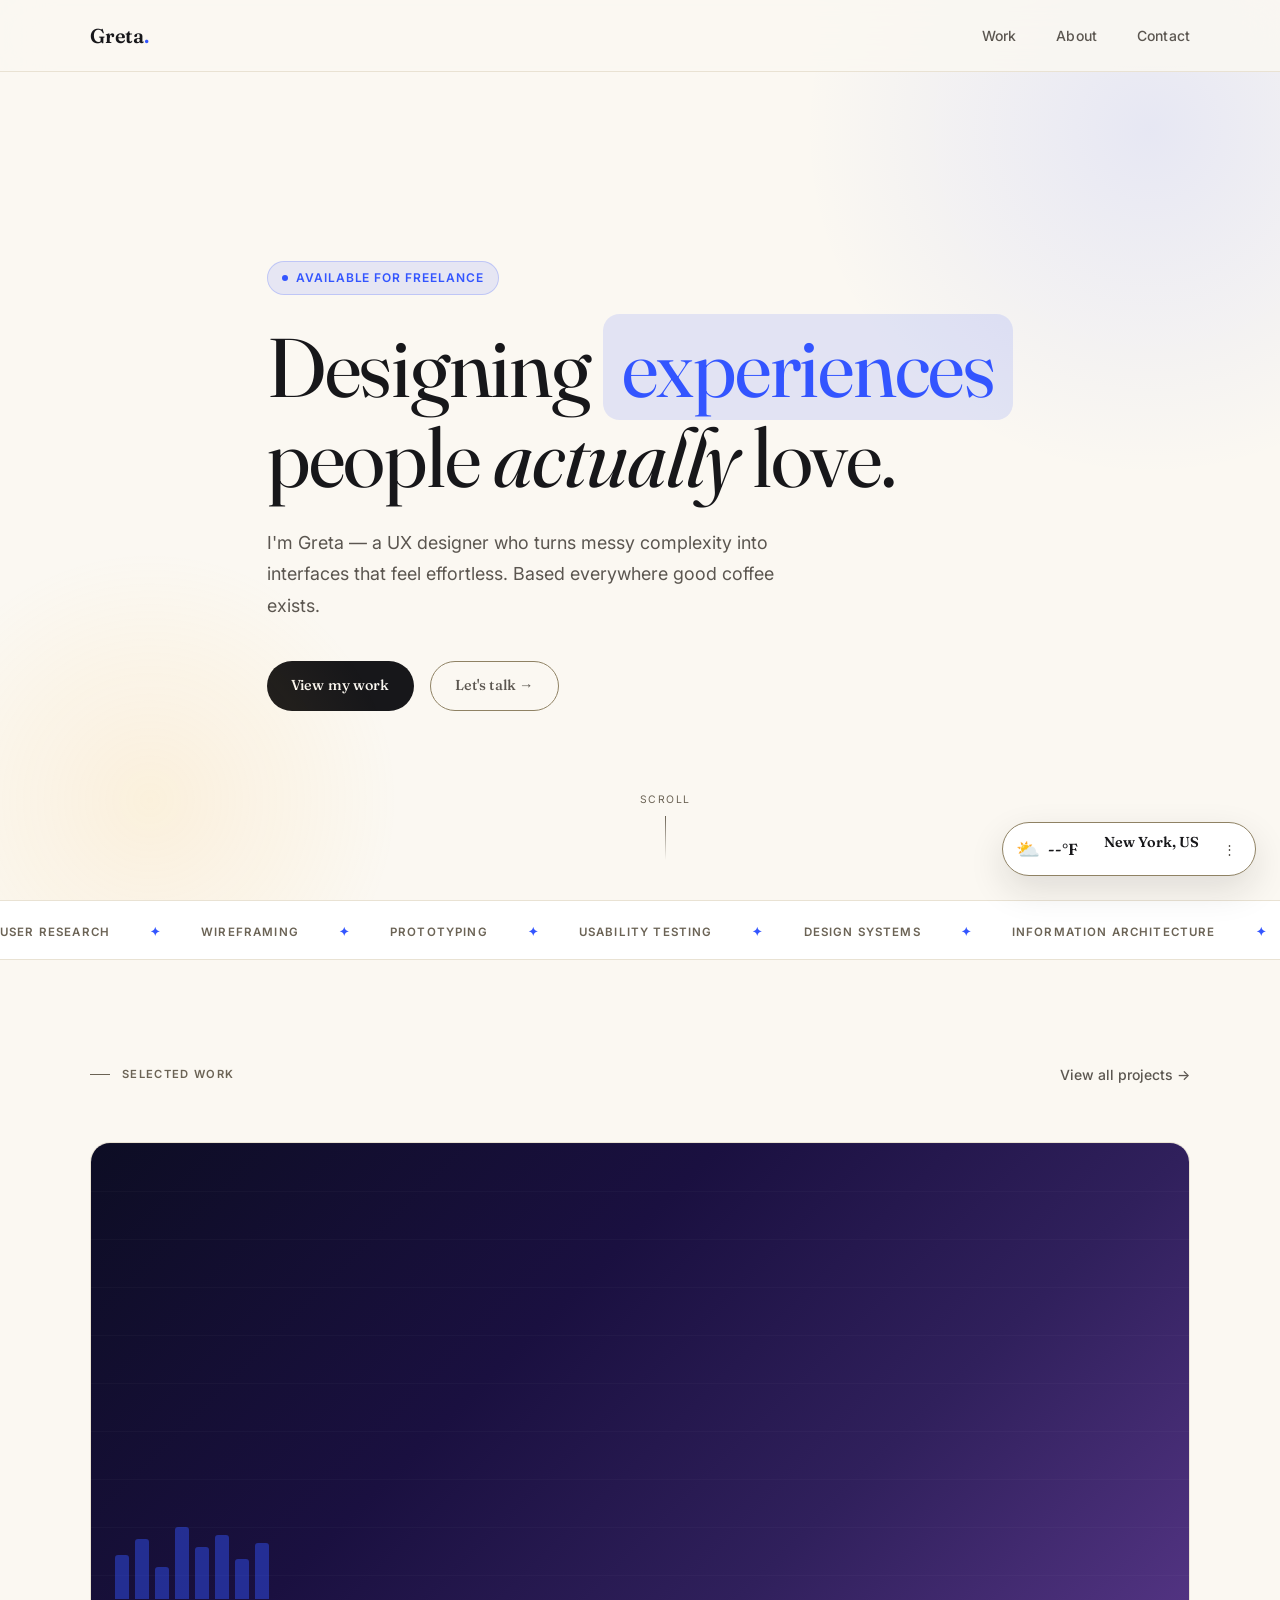
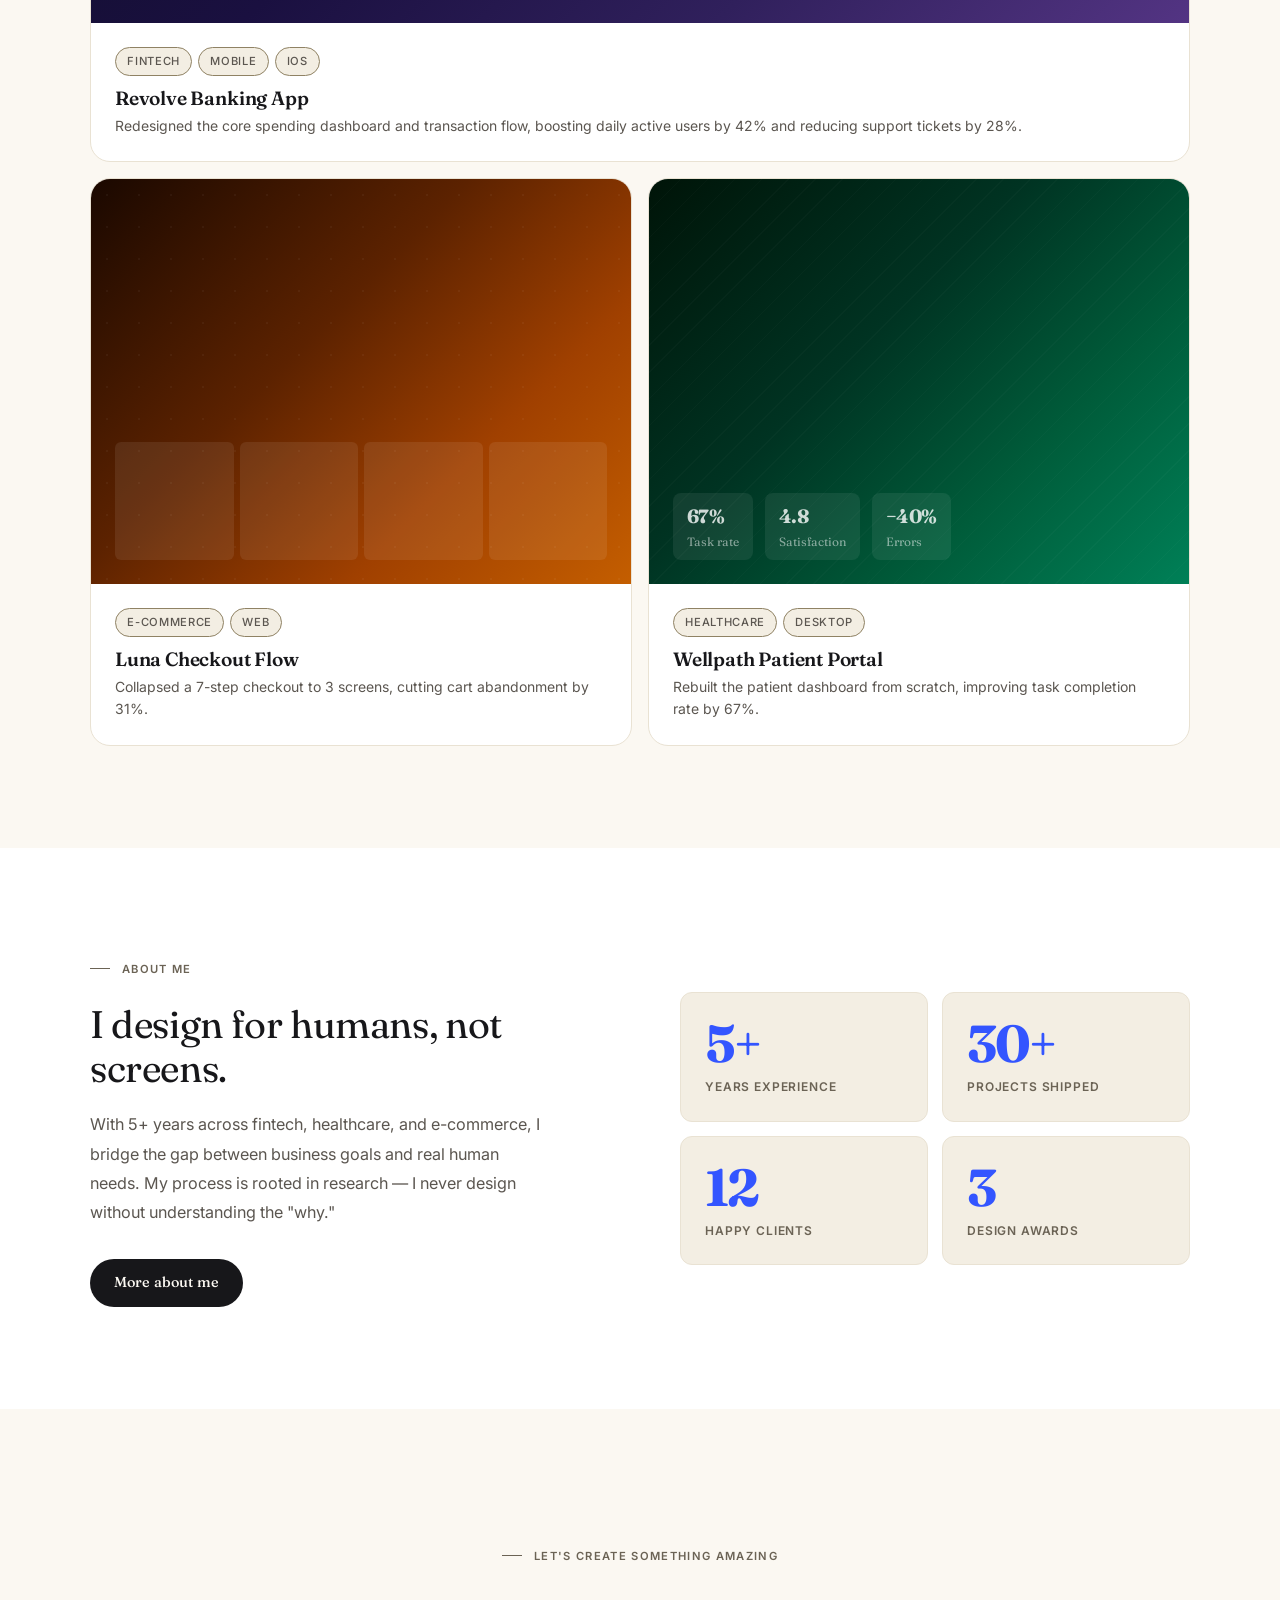
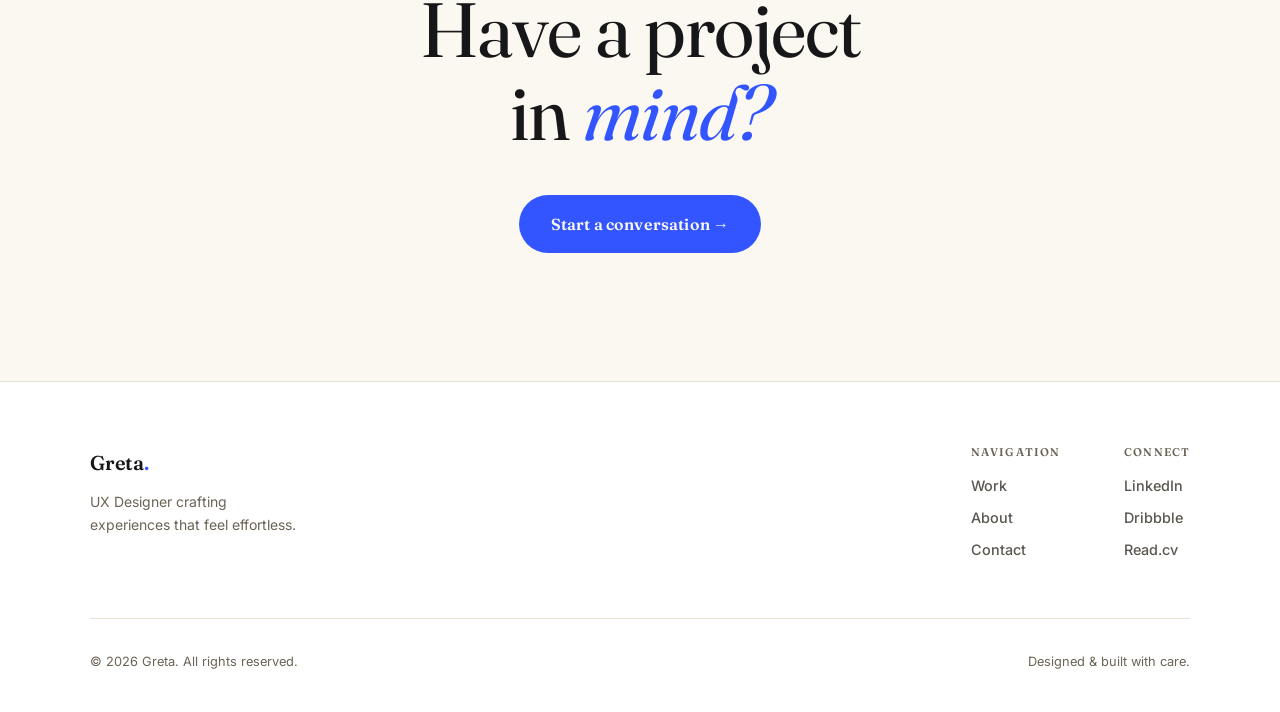
<file: index.html>
<!DOCTYPE html>
<html lang="en">
<head>
  <meta charset="UTF-8">
  <meta name="viewport" content="width=device-width, initial-scale=1.0">
  <meta name="description" content="Greta — UX Designer crafting intuitive digital experiences that people actually love.">
  <title>Greta — UX Designer</title>
  <link rel="preconnect" href="https://fonts.googleapis.com">
  <link rel="preconnect" href="https://fonts.gstatic.com" crossorigin>
  <link href="https://fonts.googleapis.com/css2?family=Fraunces:ital,wght@0,300..700;1,300..700&family=Inter:ital,wght@0,300;0,400;0,500;1,400&display=swap" rel="stylesheet">
  <link rel="stylesheet" href="css/style.css">
</head>
<body>

  <!-- ── Navigation ── -->
  <nav class="nav">
    <div class="nav__inner">
      <a href="index.html" class="nav__logo">Greta<span>.</span></a>
      <div class="nav__links">
        <a href="work/index.html"    class="nav__link">Work</a>
        <a href="about/index.html"   class="nav__link">About</a>
        <a href="contact/index.html" class="nav__link">Contact</a>
      </div>
    </div>
  </nav>

  <!-- ── Hero ── -->
  <section class="hero">
    <div class="container">
      <div class="hero__badge">Available for freelance</div>
      <h1 class="hero__hed">
        Designing <span class="highlight">experiences</span><br>
        people <em>actually</em> love.
      </h1>
      <p class="hero__sub">
        I'm Greta — a UX designer who turns messy complexity into
        interfaces that feel effortless. Based everywhere good coffee exists.
      </p>
      <div class="hero__actions">
        <a href="work/index.html"    class="btn btn--primary">View my work</a>
        <a href="contact/index.html" class="btn btn--ghost">Let's talk →</a>
      </div>
    </div>
    <div class="hero__scroll">scroll</div>
  </section>

  <!-- ── Marquee ── -->
  <div class="marquee">
    <div class="marquee__track">
      <span>User Research</span><span class="dot">✦</span>
      <span>Wireframing</span><span class="dot">✦</span>
      <span>Prototyping</span><span class="dot">✦</span>
      <span>Usability Testing</span><span class="dot">✦</span>
      <span>Design Systems</span><span class="dot">✦</span>
      <span>Information Architecture</span><span class="dot">✦</span>
      <span>Figma</span><span class="dot">✦</span>
      <span>Interaction Design</span><span class="dot">✦</span>
      <!-- duplicate for seamless loop -->
      <span>User Research</span><span class="dot">✦</span>
      <span>Wireframing</span><span class="dot">✦</span>
      <span>Prototyping</span><span class="dot">✦</span>
      <span>Usability Testing</span><span class="dot">✦</span>
      <span>Design Systems</span><span class="dot">✦</span>
      <span>Information Architecture</span><span class="dot">✦</span>
      <span>Figma</span><span class="dot">✦</span>
      <span>Interaction Design</span><span class="dot">✦</span>
    </div>
  </div>

  <!-- ── Selected Work ── -->
  <section class="section">
    <div class="container">
      <div class="section-header">
        <span class="s-label">Selected Work</span>
        <a href="work/index.html" class="section-header__more">View all projects →</a>
      </div>

      <div class="work-grid">

        <!-- Card 1 — Large, Fintech -->
        <article class="work-card work-card--large">
          <a href="work/index.html">
            <div class="work-card__thumb work-card__thumb--fin">
              <div class="work-card__thumb-inner">
                <div class="ui-chart">
                  <div class="ui-chart__bar" style="height:55%"></div>
                  <div class="ui-chart__bar" style="height:75%"></div>
                  <div class="ui-chart__bar" style="height:40%"></div>
                  <div class="ui-chart__bar" style="height:90%"></div>
                  <div class="ui-chart__bar" style="height:65%"></div>
                  <div class="ui-chart__bar" style="height:80%"></div>
                  <div class="ui-chart__bar" style="height:50%"></div>
                  <div class="ui-chart__bar" style="height:70%"></div>
                </div>
              </div>
              <div class="work-card__overlay"><span>View Case Study →</span></div>
            </div>
            <div class="work-card__body">
              <div class="work-card__tags">
                <span class="tag">Fintech</span>
                <span class="tag">Mobile</span>
                <span class="tag">iOS</span>
              </div>
              <h3 class="work-card__title">Revolve Banking App</h3>
              <p class="work-card__desc">Redesigned the core spending dashboard and transaction flow, boosting daily active users by 42% and reducing support tickets by 28%.</p>
            </div>
          </a>
        </article>

        <!-- Card 2 — E-Commerce -->
        <article class="work-card">
          <a href="work/index.html">
            <div class="work-card__thumb work-card__thumb--eco">
              <div class="work-card__thumb-inner">
                <div class="ui-grid">
                  <div class="ui-grid__cell"></div>
                  <div class="ui-grid__cell"></div>
                  <div class="ui-grid__cell"></div>
                  <div class="ui-grid__cell"></div>
                </div>
              </div>
              <div class="work-card__overlay"><span>View Case Study →</span></div>
            </div>
            <div class="work-card__body">
              <div class="work-card__tags">
                <span class="tag">E-Commerce</span>
                <span class="tag">Web</span>
              </div>
              <h3 class="work-card__title">Luna Checkout Flow</h3>
              <p class="work-card__desc">Collapsed a 7-step checkout to 3 screens, cutting cart abandonment by 31%.</p>
            </div>
          </a>
        </article>

        <!-- Card 3 — Healthcare -->
        <article class="work-card">
          <a href="work/index.html">
            <div class="work-card__thumb work-card__thumb--health">
              <div class="work-card__thumb-inner">
                <div class="ui-stats">
                  <div class="ui-stat"><strong>67%</strong>Task rate</div>
                  <div class="ui-stat"><strong>4.8</strong>Satisfaction</div>
                  <div class="ui-stat"><strong>−40%</strong>Errors</div>
                </div>
              </div>
              <div class="work-card__overlay"><span>View Case Study →</span></div>
            </div>
            <div class="work-card__body">
              <div class="work-card__tags">
                <span class="tag">Healthcare</span>
                <span class="tag">Desktop</span>
              </div>
              <h3 class="work-card__title">Wellpath Patient Portal</h3>
              <p class="work-card__desc">Rebuilt the patient dashboard from scratch, improving task completion rate by 67%.</p>
            </div>
          </a>
        </article>

      </div>
    </div>
  </section>

  <!-- ── About Strip ── -->
  <section class="section section--alt">
    <div class="container">
      <div class="about-strip">
        <div class="about-strip__text">
          <span class="s-label">About me</span>
          <h2 class="about-strip__hed">I design for humans, not screens.</h2>
          <p class="about-strip__p">
            With 5+ years across fintech, healthcare, and e-commerce, I bridge
            the gap between business goals and real human needs. My process
            is rooted in research — I never design without understanding the "why."
          </p>
          <a href="about/index.html" class="btn btn--primary about-strip__cta">More about me</a>
        </div>
        <div class="stats-grid">
          <div class="stat-card">
            <div class="stat-card__num">5+</div>
            <div class="stat-card__label">Years experience</div>
          </div>
          <div class="stat-card">
            <div class="stat-card__num">30+</div>
            <div class="stat-card__label">Projects shipped</div>
          </div>
          <div class="stat-card">
            <div class="stat-card__num">12</div>
            <div class="stat-card__label">Happy clients</div>
          </div>
          <div class="stat-card">
            <div class="stat-card__num">3</div>
            <div class="stat-card__label">Design awards</div>
          </div>
        </div>
      </div>
    </div>
  </section>

  <!-- ── CTA Banner ── -->
  <section class="cta-banner">
    <div class="container">
      <span class="s-label">Let's create something amazing</span>
      <h2 class="cta-banner__hed">Have a project<br>in <span>mind?</span></h2>
      <a href="contact/index.html" class="btn btn--accent btn--lg">Start a conversation →</a>
    </div>
  </section>

  <!-- ── Footer ── -->
  <footer class="footer">
    <div class="container">
      <div class="footer__body">
        <div class="footer__brand">
          <a href="index.html" class="nav__logo">Greta<span>.</span></a>
          <p>UX Designer crafting experiences that feel effortless.</p>
        </div>
        <div class="footer__col">
          <h5>Navigation</h5>
          <a href="work/index.html">Work</a>
          <a href="about/index.html">About</a>
          <a href="contact/index.html">Contact</a>
        </div>
        <div class="footer__col">
          <h5>Connect</h5>
          <a href="#">LinkedIn</a>
          <a href="#">Dribbble</a>
          <a href="#">Read.cv</a>
        </div>
      </div>
      <div class="footer__bottom">
        <span>© 2026 Greta. All rights reserved.</span>
        <span>Designed &amp; built with care.</span>
      </div>
    </div>
  </footer>

  <!-- Floating weather widget (self-contained card) -->
  <div id="weather-widget" class="weather-widget" aria-hidden="false">
    <div id="w-card" class="w-card" role="region" aria-label="Local weather">
      <div class="w-left">
        <div id="w-emoji" class="w-emoji">⛅️</div>
        <div id="w-temp" class="w-temp">--°F</div>
      </div>
      <div id="w-details" class="w-details">
        <div id="w-location" class="w-location"></div>
        <div id="w-desc" class="w-desc">Loading weather…</div>
        <div id="w-source" class="w-source"></div>
      </div>
      <button id="w-handle" class="w-handle" aria-label="Move widget">⋮</button>
    </div>
  </div>
  <script src="js/app.js"></script>
</body>
</html>
</file>
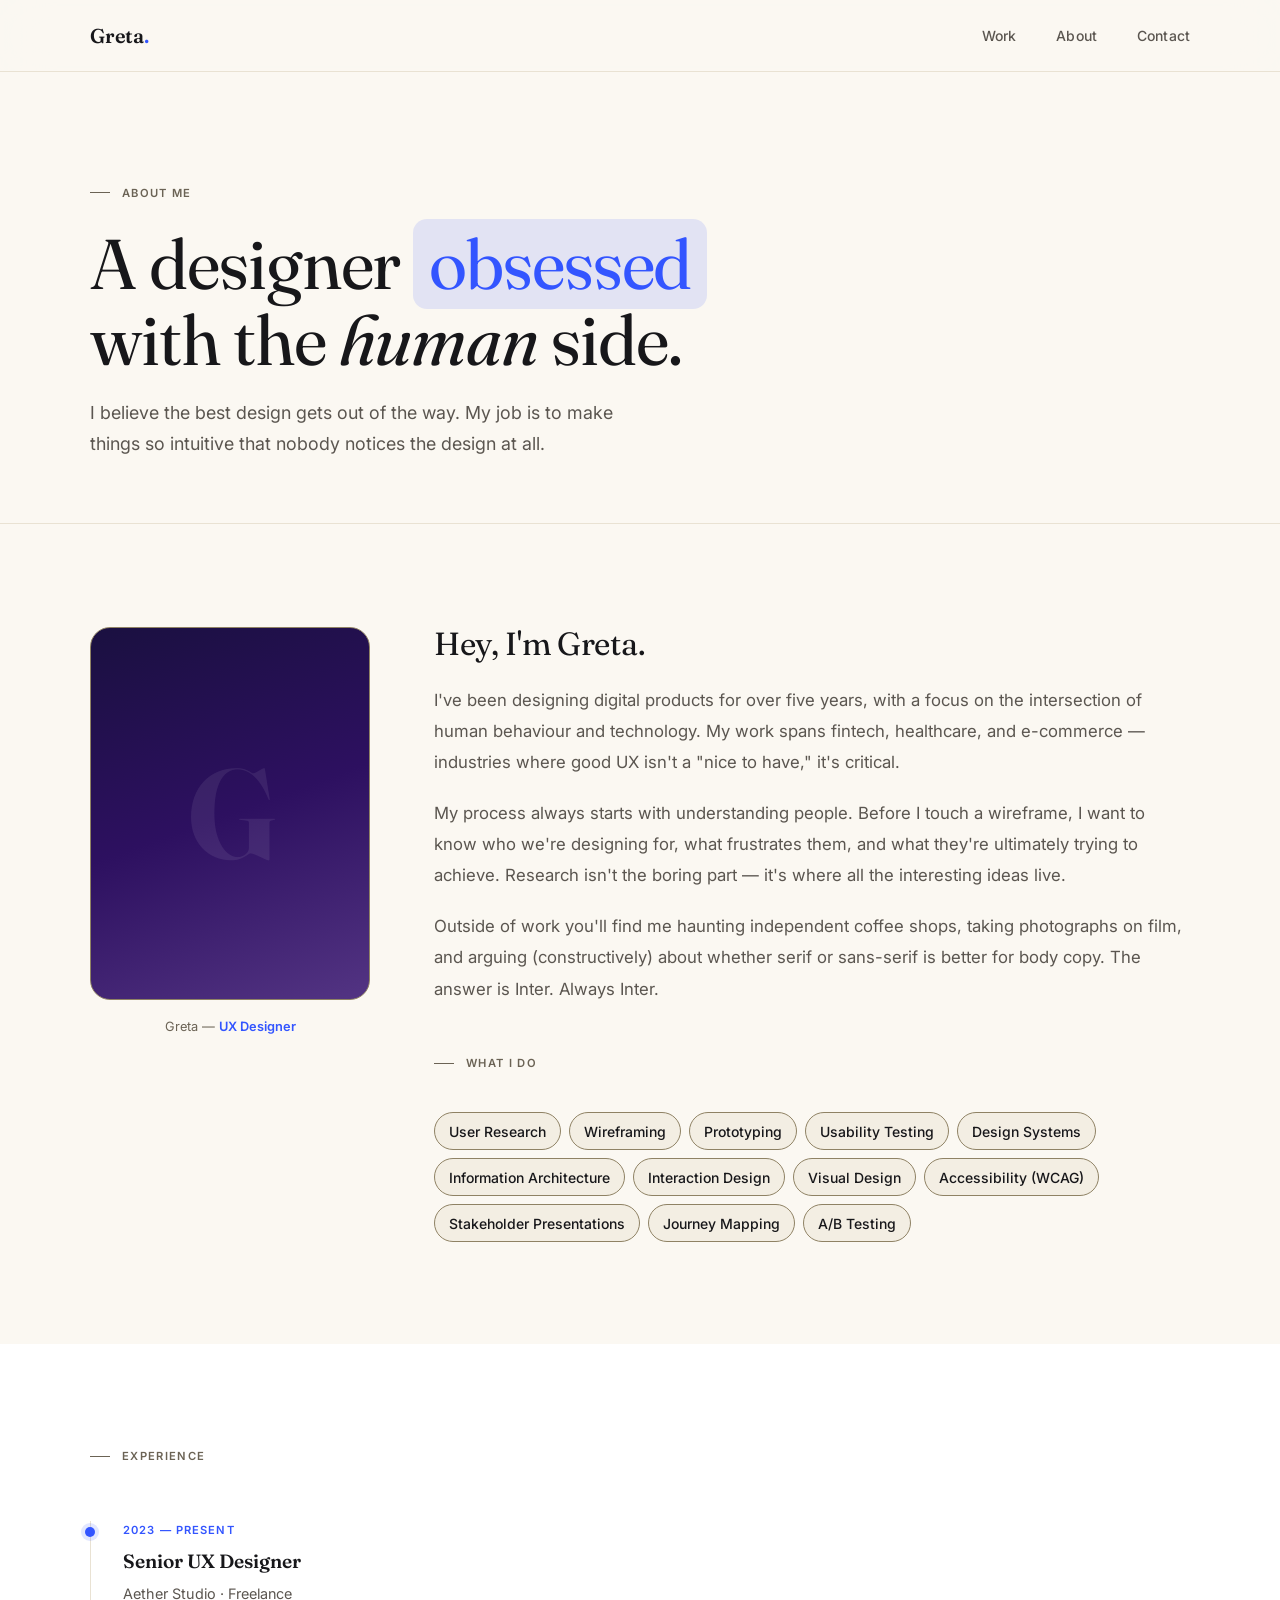
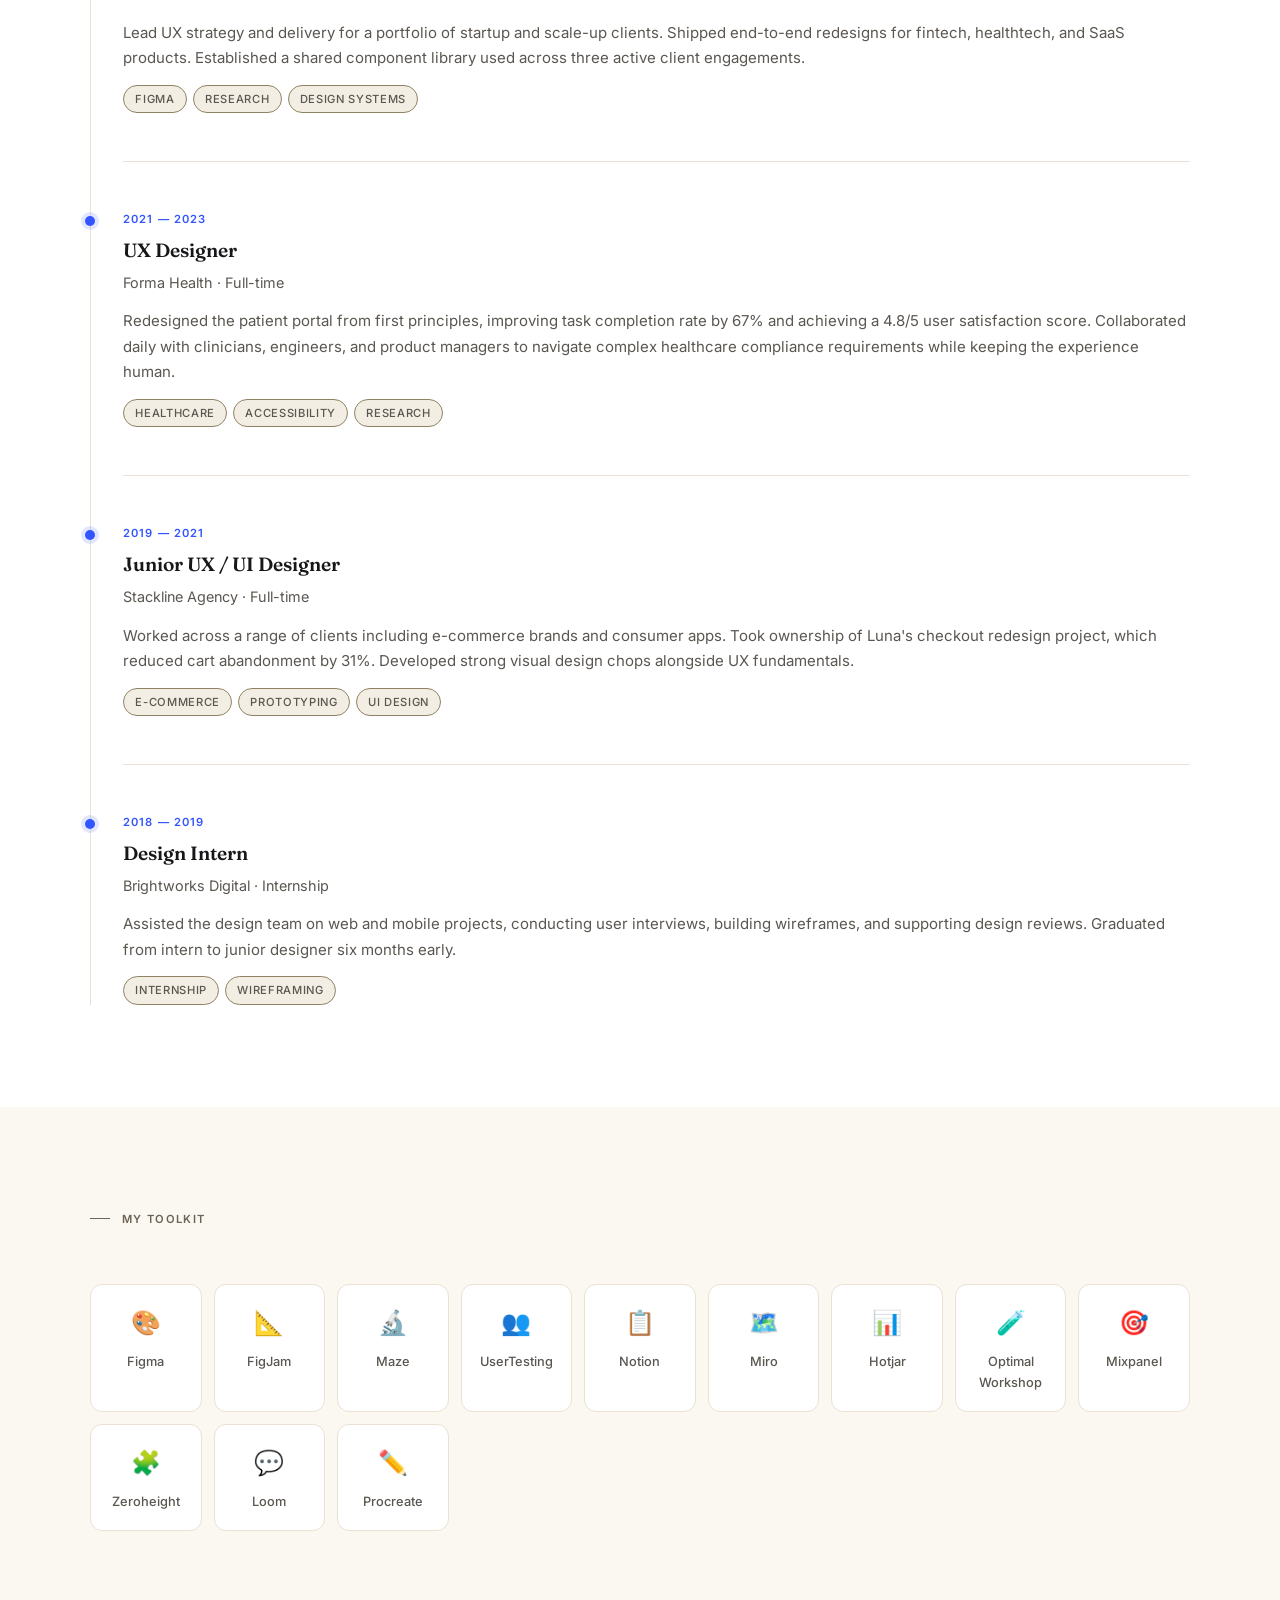
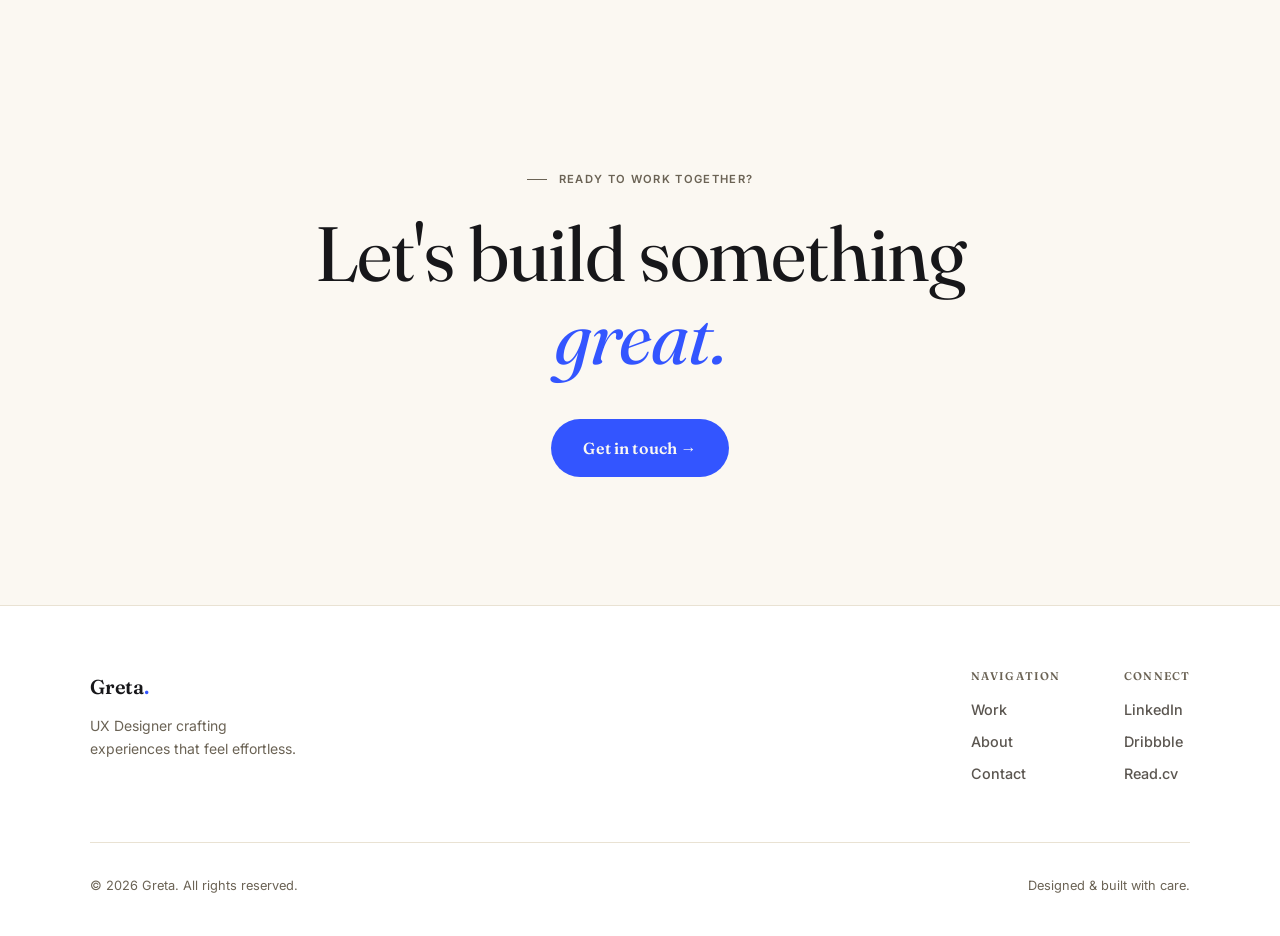
<file: about/index.html>
<!DOCTYPE html>
<html lang="en">
<head>
  <meta charset="UTF-8">
  <meta name="viewport" content="width=device-width, initial-scale=1.0">
  <meta name="description" content="About Greta — UX Designer with 5+ years turning complex problems into delightful digital experiences.">
  <title>About — Greta</title>
  <link rel="preconnect" href="https://fonts.googleapis.com">
  <link rel="preconnect" href="https://fonts.gstatic.com" crossorigin>
  <link href="https://fonts.googleapis.com/css2?family=Fraunces:ital,wght@0,300..700;1,300..700&family=Inter:ital,wght@0,300;0,400;0,500;1,400&display=swap" rel="stylesheet">
  <link rel="stylesheet" href="../css/style.css">
</head>
<body>

  <!-- ── Navigation ── -->
  <nav class="nav">
    <div class="nav__inner">
      <a href="../index.html" class="nav__logo">Greta<span>.</span></a>
      <div class="nav__links">
        <a href="../work/index.html"    class="nav__link">Work</a>
        <a href="../about/index.html"   class="nav__link">About</a>
        <a href="../contact/index.html" class="nav__link">Contact</a>
      </div>
    </div>
  </nav>

  <!-- ── Page Hero ── -->
  <header class="page-hero">
    <div class="container">
      <span class="s-label">About me</span>
      <h1 class="page-hero__hed">A designer <span class="highlight">obsessed</span><br>with the <em>human</em> side.</h1>
      <p class="page-hero__sub">
        I believe the best design gets out of the way. My job is to make
        things so intuitive that nobody notices the design at all.
      </p>
    </div>
  </header>

  <!-- ── Profile ── -->
  <section class="section">
    <div class="container">
      <div class="profile-grid">

        <!-- Sticky photo + quick facts -->
        <aside class="profile-photo">
          <div class="profile-photo__img"></div>
          <p class="profile-photo__caption">Greta — <span>UX Designer</span></p>
        </aside>

        <!-- Bio -->
        <div class="profile-bio">
          <h2>Hey, I'm Greta.</h2>
          <p>
            I've been designing digital products for over five years, with a focus on the
            intersection of human behaviour and technology. My work spans fintech, healthcare,
            and e-commerce — industries where good UX isn't a "nice to have," it's critical.
          </p>
          <p>
            My process always starts with understanding people. Before I touch a wireframe,
            I want to know who we're designing for, what frustrates them, and what they're
            ultimately trying to achieve. Research isn't the boring part — it's where all
            the interesting ideas live.
          </p>
          <p>
            Outside of work you'll find me haunting independent coffee shops, taking
            photographs on film, and arguing (constructively) about whether serif or sans-serif
            is better for body copy. The answer is Inter. Always Inter.
          </p>

          <!-- Skills -->
          <div class="skills-block">
            <span class="s-label">What I do</span>
            <div class="skills-list" style="margin-top: 1.25rem;">
              <span class="skill-pill">User Research</span>
              <span class="skill-pill">Wireframing</span>
              <span class="skill-pill">Prototyping</span>
              <span class="skill-pill">Usability Testing</span>
              <span class="skill-pill">Design Systems</span>
              <span class="skill-pill">Information Architecture</span>
              <span class="skill-pill">Interaction Design</span>
              <span class="skill-pill">Visual Design</span>
              <span class="skill-pill">Accessibility (WCAG)</span>
              <span class="skill-pill">Stakeholder Presentations</span>
              <span class="skill-pill">Journey Mapping</span>
              <span class="skill-pill">A/B Testing</span>
            </div>
          </div>
        </div>

      </div>
    </div>
  </section>

  <!-- ── Experience ── -->
  <section class="section section--alt">
    <div class="container">
      <div class="section-header">
        <span class="s-label">Experience</span>
      </div>

      <div class="timeline">

        <div class="timeline-item">
          <div class="timeline-period">2023 — Present</div>
          <div class="timeline-role">Senior UX Designer</div>
          <div class="timeline-co">Aether Studio · Freelance</div>
          <p class="timeline-desc">
            Lead UX strategy and delivery for a portfolio of startup and scale-up clients.
            Shipped end-to-end redesigns for fintech, healthtech, and SaaS products.
            Established a shared component library used across three active client engagements.
          </p>
          <div class="timeline-tags">
            <span class="tag">Figma</span>
            <span class="tag">Research</span>
            <span class="tag">Design Systems</span>
          </div>
        </div>

        <div class="timeline-item">
          <div class="timeline-period">2021 — 2023</div>
          <div class="timeline-role">UX Designer</div>
          <div class="timeline-co">Forma Health · Full-time</div>
          <p class="timeline-desc">
            Redesigned the patient portal from first principles, improving task completion
            rate by 67% and achieving a 4.8/5 user satisfaction score. Collaborated daily
            with clinicians, engineers, and product managers to navigate complex healthcare
            compliance requirements while keeping the experience human.
          </p>
          <div class="timeline-tags">
            <span class="tag">Healthcare</span>
            <span class="tag">Accessibility</span>
            <span class="tag">Research</span>
          </div>
        </div>

        <div class="timeline-item">
          <div class="timeline-period">2019 — 2021</div>
          <div class="timeline-role">Junior UX / UI Designer</div>
          <div class="timeline-co">Stackline Agency · Full-time</div>
          <p class="timeline-desc">
            Worked across a range of clients including e-commerce brands and consumer apps.
            Took ownership of Luna's checkout redesign project, which reduced cart
            abandonment by 31%. Developed strong visual design chops alongside UX fundamentals.
          </p>
          <div class="timeline-tags">
            <span class="tag">E-Commerce</span>
            <span class="tag">Prototyping</span>
            <span class="tag">UI Design</span>
          </div>
        </div>

        <div class="timeline-item">
          <div class="timeline-period">2018 — 2019</div>
          <div class="timeline-role">Design Intern</div>
          <div class="timeline-co">Brightworks Digital · Internship</div>
          <p class="timeline-desc">
            Assisted the design team on web and mobile projects, conducting user interviews,
            building wireframes, and supporting design reviews. Graduated from intern to
            junior designer six months early.
          </p>
          <div class="timeline-tags">
            <span class="tag">Internship</span>
            <span class="tag">Wireframing</span>
          </div>
        </div>

      </div>
    </div>
  </section>

  <!-- ── Tools ── -->
  <section class="section">
    <div class="container">
      <div class="section-header">
        <span class="s-label">My toolkit</span>
      </div>
      <div class="tools-grid">
        <div class="tool-card">
          <div class="tool-card__icon">🎨</div>
          <div class="tool-card__name">Figma</div>
        </div>
        <div class="tool-card">
          <div class="tool-card__icon">📐</div>
          <div class="tool-card__name">FigJam</div>
        </div>
        <div class="tool-card">
          <div class="tool-card__icon">🔬</div>
          <div class="tool-card__name">Maze</div>
        </div>
        <div class="tool-card">
          <div class="tool-card__icon">👥</div>
          <div class="tool-card__name">UserTesting</div>
        </div>
        <div class="tool-card">
          <div class="tool-card__icon">📋</div>
          <div class="tool-card__name">Notion</div>
        </div>
        <div class="tool-card">
          <div class="tool-card__icon">🗺️</div>
          <div class="tool-card__name">Miro</div>
        </div>
        <div class="tool-card">
          <div class="tool-card__icon">📊</div>
          <div class="tool-card__name">Hotjar</div>
        </div>
        <div class="tool-card">
          <div class="tool-card__icon">🧪</div>
          <div class="tool-card__name">Optimal Workshop</div>
        </div>
        <div class="tool-card">
          <div class="tool-card__icon">🎯</div>
          <div class="tool-card__name">Mixpanel</div>
        </div>
        <div class="tool-card">
          <div class="tool-card__icon">🧩</div>
          <div class="tool-card__name">Zeroheight</div>
        </div>
        <div class="tool-card">
          <div class="tool-card__icon">💬</div>
          <div class="tool-card__name">Loom</div>
        </div>
        <div class="tool-card">
          <div class="tool-card__icon">✏️</div>
          <div class="tool-card__name">Procreate</div>
        </div>
      </div>
    </div>
  </section>

  <!-- ── CTA ── -->
  <section class="cta-banner">
    <div class="container">
      <span class="s-label">Ready to work together?</span>
      <h2 class="cta-banner__hed">Let's build something<br><span>great.</span></h2>
      <a href="../contact/index.html" class="btn btn--accent btn--lg">Get in touch →</a>
    </div>
  </section>

  <!-- ── Footer ── -->
  <footer class="footer">
    <div class="container">
      <div class="footer__body">
        <div class="footer__brand">
          <a href="../index.html" class="nav__logo">Greta<span>.</span></a>
          <p>UX Designer crafting experiences that feel effortless.</p>
        </div>
        <div class="footer__col">
          <h5>Navigation</h5>
          <a href="../work/index.html">Work</a>
          <a href="../about/index.html">About</a>
          <a href="../contact/index.html">Contact</a>
        </div>
        <div class="footer__col">
          <h5>Connect</h5>
          <a href="#">LinkedIn</a>
          <a href="#">Dribbble</a>
          <a href="#">Read.cv</a>
        </div>
      </div>
      <div class="footer__bottom">
        <span>© 2026 Greta. All rights reserved.</span>
        <span>Designed &amp; built with care.</span>
      </div>
    </div>
  </footer>

</body>
</html>
</file>
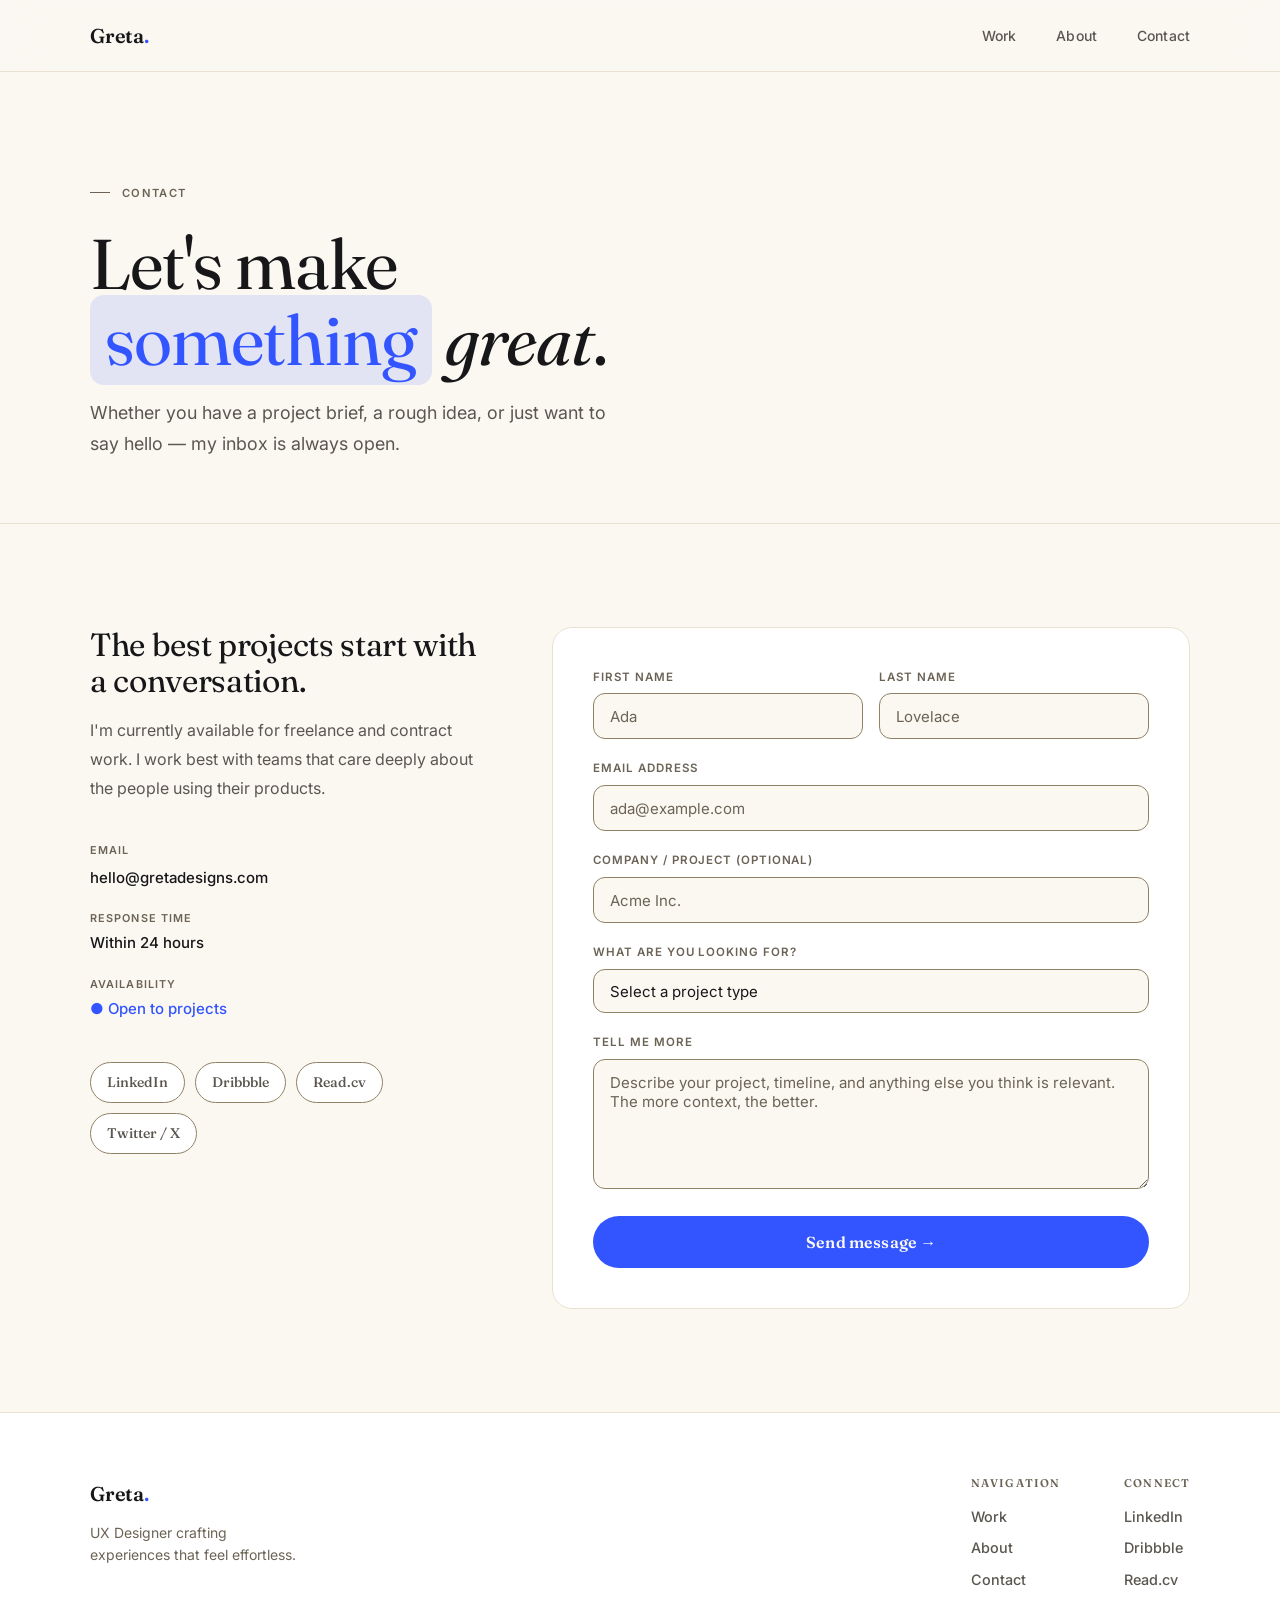
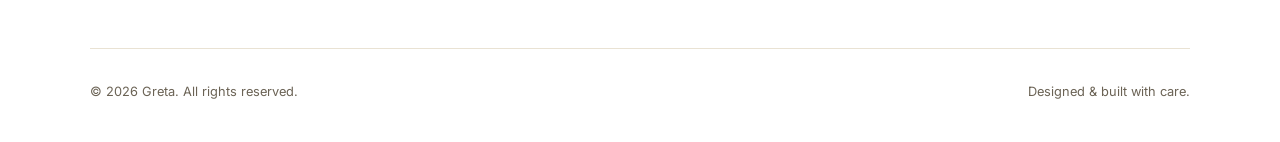
<file: contact/index.html>
<!DOCTYPE html>
<html lang="en">
<head>
  <meta charset="UTF-8">
  <meta name="viewport" content="width=device-width, initial-scale=1.0">
  <meta name="description" content="Get in touch with Greta — UX Designer available for freelance projects.">
  <title>Contact — Greta</title>
  <link rel="preconnect" href="https://fonts.googleapis.com">
  <link rel="preconnect" href="https://fonts.gstatic.com" crossorigin>
  <link href="https://fonts.googleapis.com/css2?family=Fraunces:ital,wght@0,300..700;1,300..700&family=Inter:ital,wght@0,300;0,400;0,500;1,400&display=swap" rel="stylesheet">
  <link rel="stylesheet" href="../css/style.css">
</head>
<body>

  <!-- ── Navigation ── -->
  <nav class="nav">
    <div class="nav__inner">
      <a href="../index.html" class="nav__logo">Greta<span>.</span></a>
      <div class="nav__links">
        <a href="../work/index.html"    class="nav__link">Work</a>
        <a href="../about/index.html"   class="nav__link">About</a>
        <a href="../contact/index.html" class="nav__link">Contact</a>
      </div>
    </div>
  </nav>

  <!-- ── Page Hero ── -->
  <header class="page-hero">
    <div class="container">
      <span class="s-label">Contact</span>
      <h1 class="page-hero__hed">Let's make<br><span class="highlight">something</span> <em>great</em>.</h1>
      <p class="page-hero__sub">
        Whether you have a project brief, a rough idea, or just want to
        say hello — my inbox is always open.
      </p>
    </div>
  </header>

  <!-- ── Contact Body ── -->
  <section class="section">
    <div class="container">
      <div class="contact-grid">

        <!-- Left — info -->
        <div class="contact-info">
          <h2 class="contact-info__hed">The best projects start with a conversation.</h2>
          <p class="contact-info__p">
            I'm currently available for freelance and contract work.
            I work best with teams that care deeply about the people
            using their products.
          </p>

          <div class="contact-details">
            <div>
              <div class="contact-detail__label">Email</div>
              <a href="mailto:hello@gretadesigns.com" class="contact-detail__val">
                hello@gretadesigns.com
              </a>
            </div>
            <div>
              <div class="contact-detail__label">Response time</div>
              <div class="contact-detail__val">Within 24 hours</div>
            </div>
            <div>
              <div class="contact-detail__label">Availability</div>
              <div class="contact-detail__val" style="color: var(--accent);">
                ● Open to projects
              </div>
            </div>
          </div>

          <div class="socials">
            <a href="#" class="social-btn">LinkedIn</a>
            <a href="#" class="social-btn">Dribbble</a>
            <a href="#" class="social-btn">Read.cv</a>
            <a href="#" class="social-btn">Twitter / X</a>
          </div>
        </div>

        <!-- Right — form -->
        <div class="contact-form-wrap">
          <form action="#" method="post" novalidate>
            <div class="form-row">
              <div class="form-group">
                <label class="form-label" for="first-name">First name</label>
                <input
                  class="form-input"
                  type="text"
                  id="first-name"
                  name="first_name"
                  placeholder="Ada"
                  required
                  autocomplete="given-name"
                >
              </div>
              <div class="form-group">
                <label class="form-label" for="last-name">Last name</label>
                <input
                  class="form-input"
                  type="text"
                  id="last-name"
                  name="last_name"
                  placeholder="Lovelace"
                  autocomplete="family-name"
                >
              </div>
            </div>

            <div class="form-group">
              <label class="form-label" for="email">Email address</label>
              <input
                class="form-input"
                type="email"
                id="email"
                name="email"
                placeholder="ada@example.com"
                required
                autocomplete="email"
              >
            </div>

            <div class="form-group">
              <label class="form-label" for="company">Company / Project (optional)</label>
              <input
                class="form-input"
                type="text"
                id="company"
                name="company"
                placeholder="Acme Inc."
                autocomplete="organization"
              >
            </div>

            <div class="form-group">
              <label class="form-label" for="type">What are you looking for?</label>
              <select class="form-select" id="type" name="type">
                <option value="" disabled selected>Select a project type</option>
                <option value="ux-research">UX Research</option>
                <option value="product-design">Product Design</option>
                <option value="design-system">Design System</option>
                <option value="audit">UX Audit</option>
                <option value="other">Something else</option>
              </select>
            </div>

            <div class="form-group">
              <label class="form-label" for="message">Tell me more</label>
              <textarea
                class="form-textarea"
                id="message"
                name="message"
                placeholder="Describe your project, timeline, and anything else you think is relevant. The more context, the better."
                required
              ></textarea>
            </div>

            <button type="submit" class="btn btn--accent btn--lg" style="width: 100%; justify-content: center;">
              Send message →
            </button>
          </form>
        </div>

      </div>
    </div>
  </section>

  <!-- ── Footer ── -->
  <footer class="footer">
    <div class="container">
      <div class="footer__body">
        <div class="footer__brand">
          <a href="../index.html" class="nav__logo">Greta<span>.</span></a>
          <p>UX Designer crafting experiences that feel effortless.</p>
        </div>
        <div class="footer__col">
          <h5>Navigation</h5>
          <a href="../work/index.html">Work</a>
          <a href="../about/index.html">About</a>
          <a href="../contact/index.html">Contact</a>
        </div>
        <div class="footer__col">
          <h5>Connect</h5>
          <a href="#">LinkedIn</a>
          <a href="#">Dribbble</a>
          <a href="#">Read.cv</a>
        </div>
      </div>
      <div class="footer__bottom">
        <span>© 2026 Greta. All rights reserved.</span>
        <span>Designed &amp; built with care.</span>
      </div>
    </div>
  </footer>

</body>
</html>
</file>
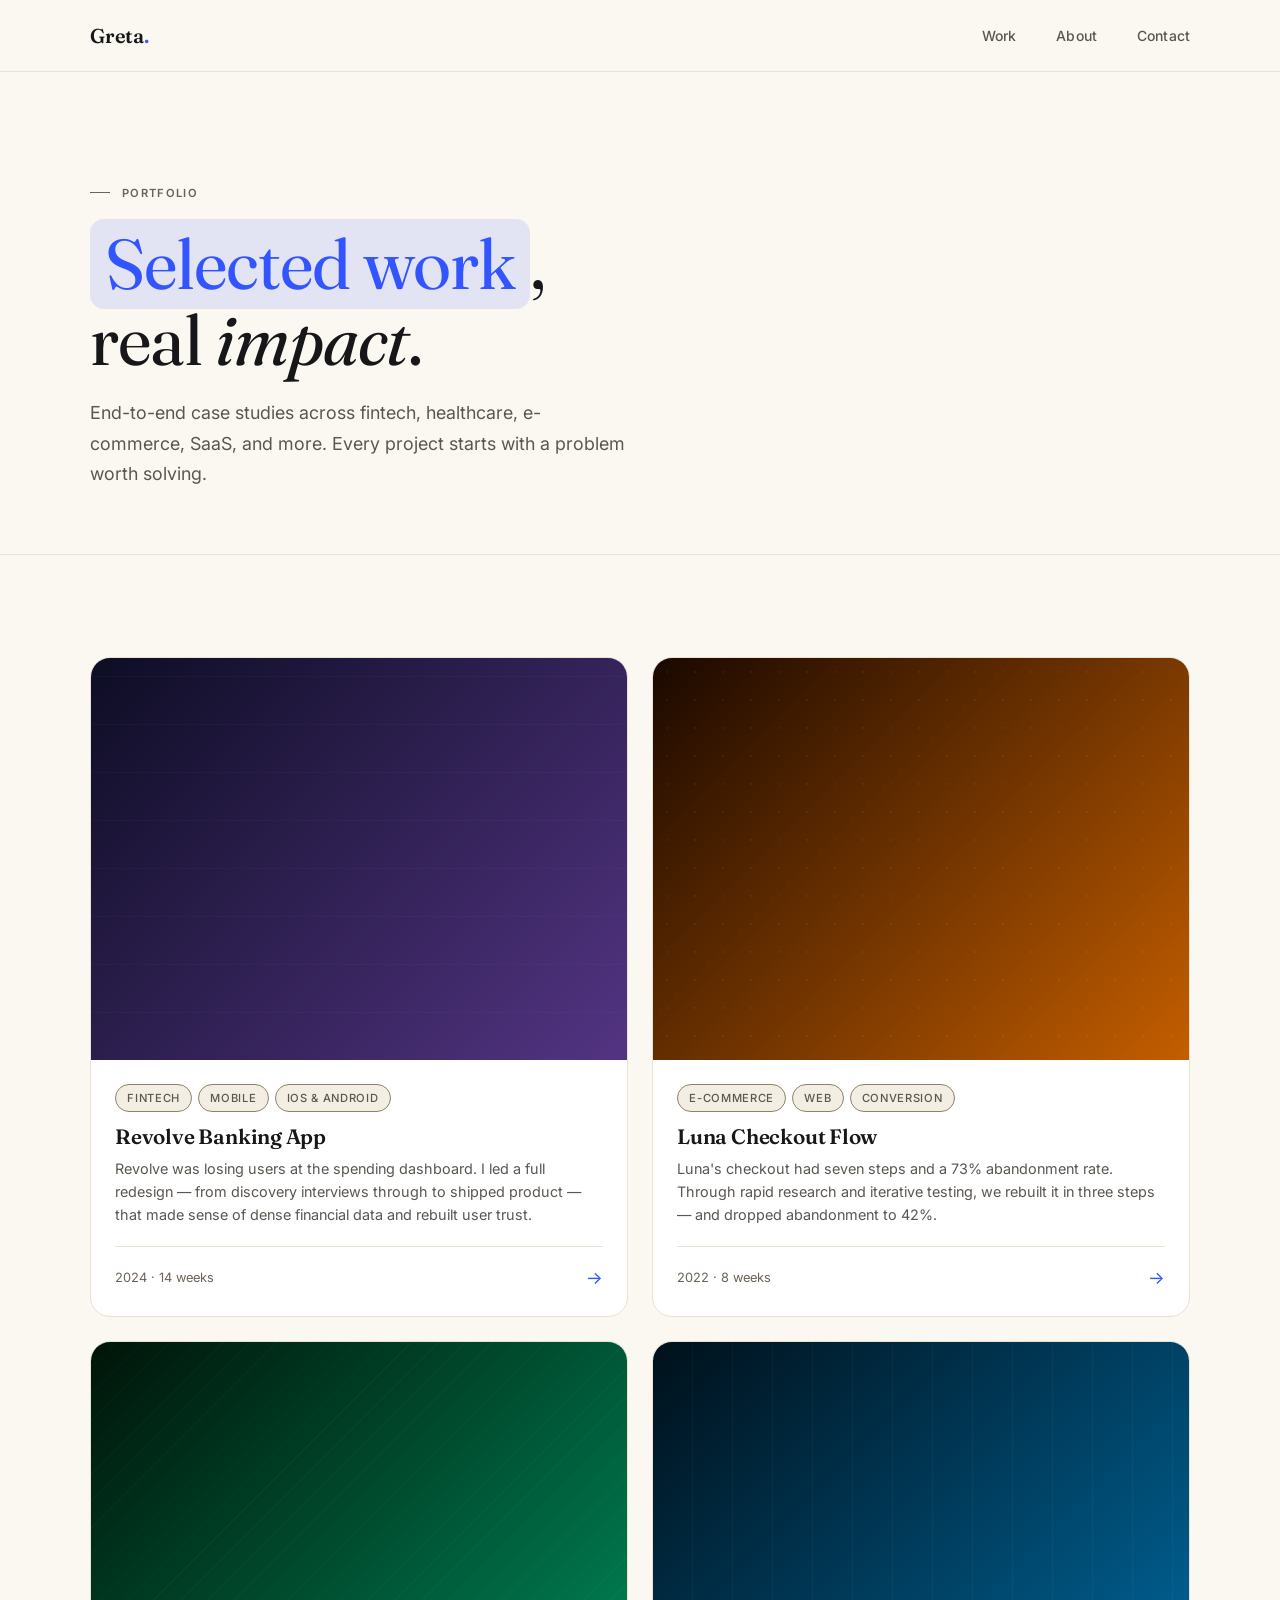
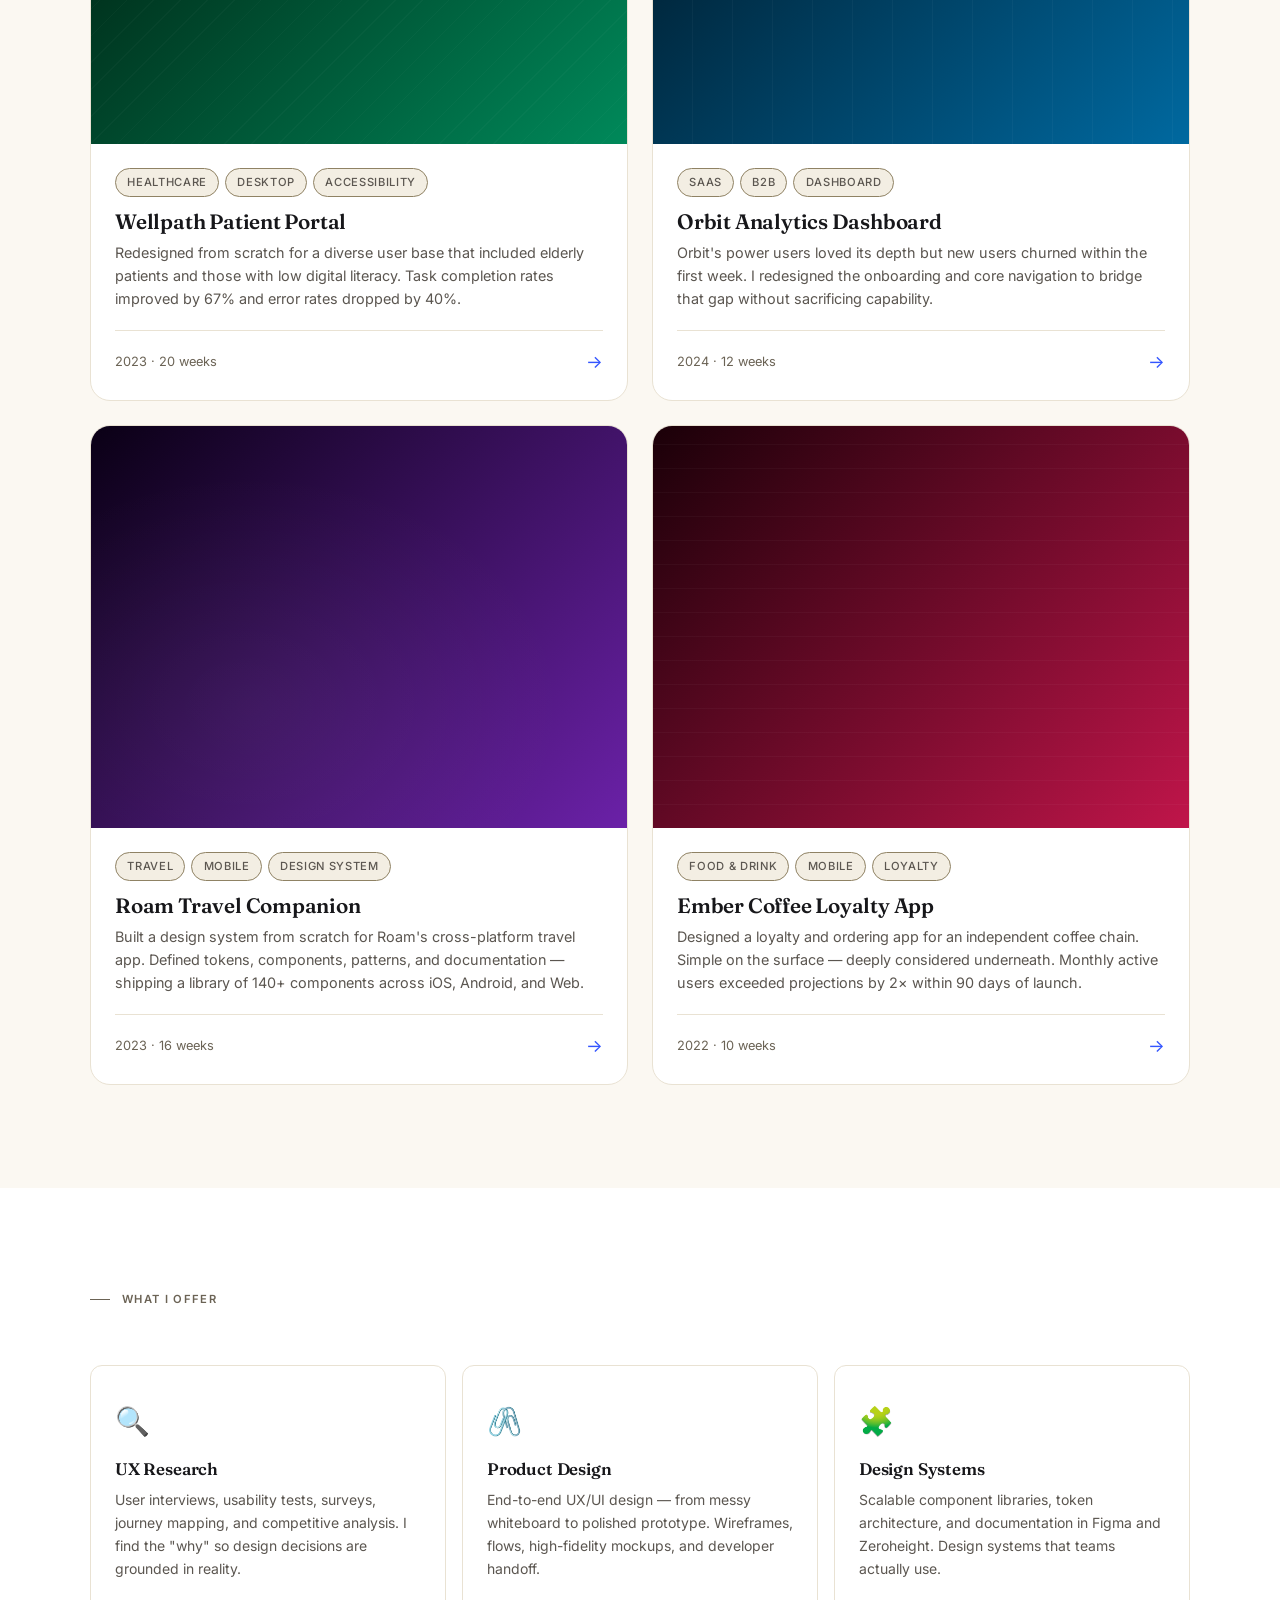
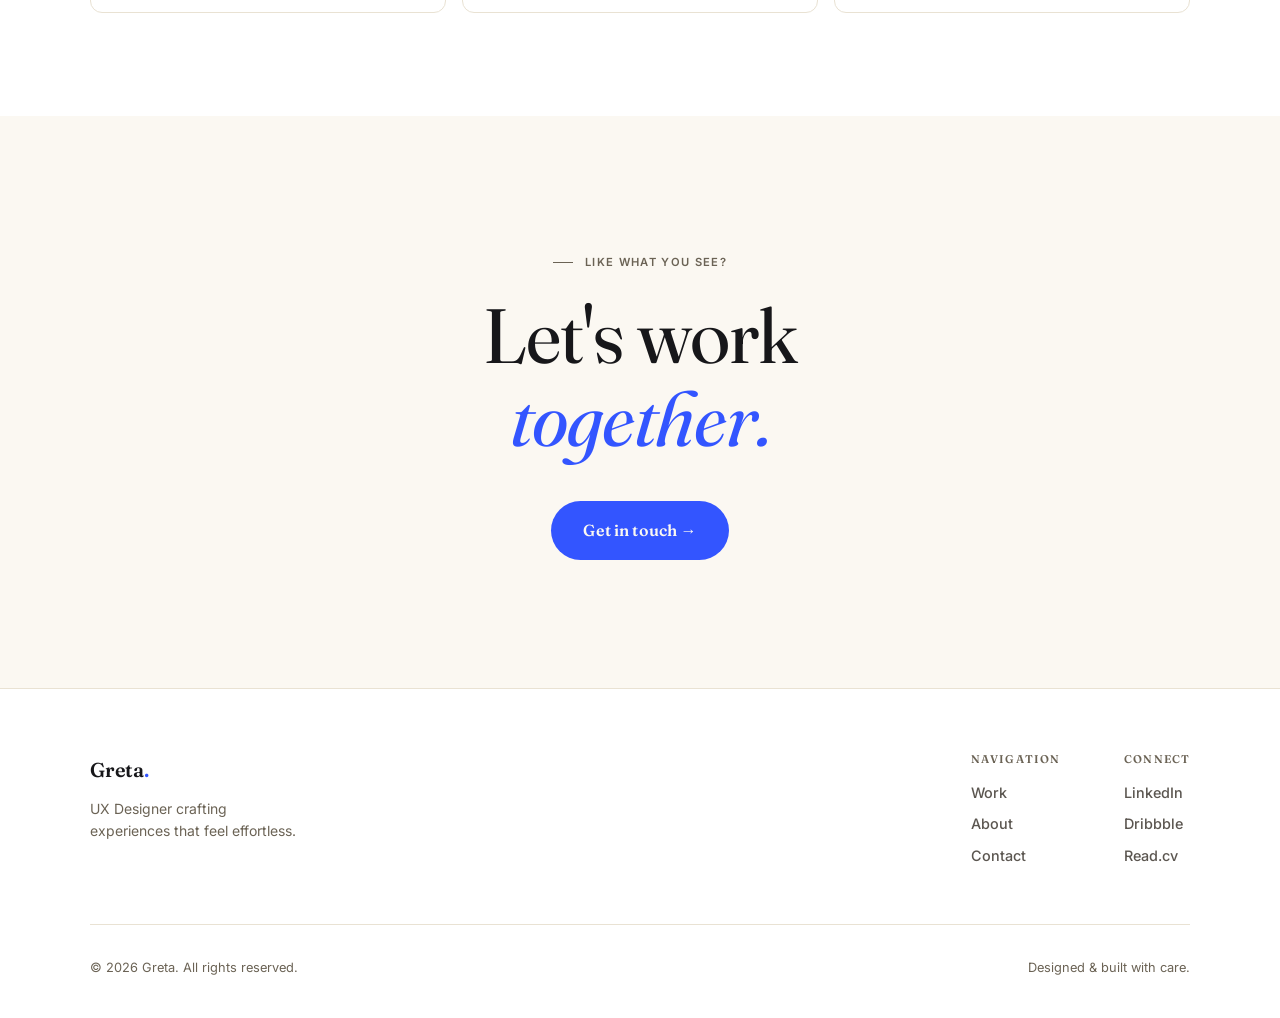
<file: work/index.html>
<!DOCTYPE html>
<html lang="en">
<head>
  <meta charset="UTF-8">
  <meta name="viewport" content="width=device-width, initial-scale=1.0">
  <meta name="description" content="Greta's UX design portfolio — case studies in fintech, healthcare, e-commerce, and more.">
  <title>Work — Greta</title>
  <link rel="preconnect" href="https://fonts.googleapis.com">
  <link rel="preconnect" href="https://fonts.gstatic.com" crossorigin>
  <link href="https://fonts.googleapis.com/css2?family=Fraunces:ital,wght@0,300..700;1,300..700&family=Inter:ital,wght@0,300;0,400;0,500;1,400&display=swap" rel="stylesheet">
  <link rel="stylesheet" href="../css/style.css">
</head>
<body>

  <!-- ── Navigation ── -->
  <nav class="nav">
    <div class="nav__inner">
      <a href="../index.html" class="nav__logo">Greta<span>.</span></a>
      <div class="nav__links">
        <a href="../work/index.html"    class="nav__link">Work</a>
        <a href="../about/index.html"   class="nav__link">About</a>
        <a href="../contact/index.html" class="nav__link">Contact</a>
      </div>
    </div>
  </nav>

  <!-- ── Page Hero ── -->
  <header class="page-hero">
    <div class="container">
      <span class="s-label">Portfolio</span>
      <h1 class="page-hero__hed"><span class="highlight">Selected work</span>,<br>real <em>impact</em>.</h1>
      <p class="page-hero__sub">
        End-to-end case studies across fintech, healthcare, e-commerce,
        SaaS, and more. Every project starts with a problem worth solving.
      </p>
    </div>
  </header>

  <!-- ── Project Grid ── -->
  <section class="section">
    <div class="container">
      <div class="work-listing">

        <!-- Project 1 — Fintech -->
        <a href="#" class="project-card">
          <div class="project-card__thumb project-card__thumb--fin"></div>
          <div class="project-card__body">
            <div class="project-card__tags">
              <span class="tag">Fintech</span>
              <span class="tag">Mobile</span>
              <span class="tag">iOS &amp; Android</span>
            </div>
            <h2 class="project-card__title">Revolve Banking App</h2>
            <p class="project-card__desc">
              Revolve was losing users at the spending dashboard. I led a full
              redesign — from discovery interviews through to shipped product — that
              made sense of dense financial data and rebuilt user trust.
            </p>
            <div class="project-card__footer">
              <span>2024 · 14 weeks</span>
              <span class="project-card__arrow">→</span>
            </div>
          </div>
        </a>

        <!-- Project 2 — E-Commerce -->
        <a href="#" class="project-card">
          <div class="project-card__thumb project-card__thumb--eco"></div>
          <div class="project-card__body">
            <div class="project-card__tags">
              <span class="tag">E-Commerce</span>
              <span class="tag">Web</span>
              <span class="tag">Conversion</span>
            </div>
            <h2 class="project-card__title">Luna Checkout Flow</h2>
            <p class="project-card__desc">
              Luna's checkout had seven steps and a 73% abandonment rate. Through
              rapid research and iterative testing, we rebuilt it in three steps
              — and dropped abandonment to 42%.
            </p>
            <div class="project-card__footer">
              <span>2022 · 8 weeks</span>
              <span class="project-card__arrow">→</span>
            </div>
          </div>
        </a>

        <!-- Project 3 — Healthcare -->
        <a href="#" class="project-card">
          <div class="project-card__thumb project-card__thumb--health"></div>
          <div class="project-card__body">
            <div class="project-card__tags">
              <span class="tag">Healthcare</span>
              <span class="tag">Desktop</span>
              <span class="tag">Accessibility</span>
            </div>
            <h2 class="project-card__title">Wellpath Patient Portal</h2>
            <p class="project-card__desc">
              Redesigned from scratch for a diverse user base that included elderly
              patients and those with low digital literacy. Task completion rates
              improved by 67% and error rates dropped by 40%.
            </p>
            <div class="project-card__footer">
              <span>2023 · 20 weeks</span>
              <span class="project-card__arrow">→</span>
            </div>
          </div>
        </a>

        <!-- Project 4 — SaaS -->
        <a href="#" class="project-card">
          <div class="project-card__thumb project-card__thumb--saas"></div>
          <div class="project-card__body">
            <div class="project-card__tags">
              <span class="tag">SaaS</span>
              <span class="tag">B2B</span>
              <span class="tag">Dashboard</span>
            </div>
            <h2 class="project-card__title">Orbit Analytics Dashboard</h2>
            <p class="project-card__desc">
              Orbit's power users loved its depth but new users churned within
              the first week. I redesigned the onboarding and core navigation to
              bridge that gap without sacrificing capability.
            </p>
            <div class="project-card__footer">
              <span>2024 · 12 weeks</span>
              <span class="project-card__arrow">→</span>
            </div>
          </div>
        </a>

        <!-- Project 5 — Travel -->
        <a href="#" class="project-card">
          <div class="project-card__thumb project-card__thumb--travel"></div>
          <div class="project-card__body">
            <div class="project-card__tags">
              <span class="tag">Travel</span>
              <span class="tag">Mobile</span>
              <span class="tag">Design System</span>
            </div>
            <h2 class="project-card__title">Roam Travel Companion</h2>
            <p class="project-card__desc">
              Built a design system from scratch for Roam's cross-platform travel
              app. Defined tokens, components, patterns, and documentation — shipping
              a library of 140+ components across iOS, Android, and Web.
            </p>
            <div class="project-card__footer">
              <span>2023 · 16 weeks</span>
              <span class="project-card__arrow">→</span>
            </div>
          </div>
        </a>

        <!-- Project 6 — Food -->
        <a href="#" class="project-card">
          <div class="project-card__thumb project-card__thumb--food"></div>
          <div class="project-card__body">
            <div class="project-card__tags">
              <span class="tag">Food &amp; Drink</span>
              <span class="tag">Mobile</span>
              <span class="tag">Loyalty</span>
            </div>
            <h2 class="project-card__title">Ember Coffee Loyalty App</h2>
            <p class="project-card__desc">
              Designed a loyalty and ordering app for an independent coffee chain.
              Simple on the surface — deeply considered underneath. Monthly active
              users exceeded projections by 2× within 90 days of launch.
            </p>
            <div class="project-card__footer">
              <span>2022 · 10 weeks</span>
              <span class="project-card__arrow">→</span>
            </div>
          </div>
        </a>

      </div>
    </div>
  </section>

  <!-- ── Services ── -->
  <section class="section section--alt">
    <div class="container">
      <div class="section-header">
        <span class="s-label">What I offer</span>
      </div>
      <div class="services-grid">
        <div class="service-card">
          <div class="service-card__icon">🔍</div>
          <h3 class="service-card__title">UX Research</h3>
          <p class="service-card__desc">
            User interviews, usability tests, surveys, journey mapping,
            and competitive analysis. I find the "why" so design decisions
            are grounded in reality.
          </p>
        </div>
        <div class="service-card">
          <div class="service-card__icon">🖇️</div>
          <h3 class="service-card__title">Product Design</h3>
          <p class="service-card__desc">
            End-to-end UX/UI design — from messy whiteboard to polished
            prototype. Wireframes, flows, high-fidelity mockups, and
            developer handoff.
          </p>
        </div>
        <div class="service-card">
          <div class="service-card__icon">🧩</div>
          <h3 class="service-card__title">Design Systems</h3>
          <p class="service-card__desc">
            Scalable component libraries, token architecture, and
            documentation in Figma and Zeroheight. Design systems that
            teams actually use.
          </p>
        </div>
      </div>
    </div>
  </section>

  <!-- ── CTA ── -->
  <section class="cta-banner">
    <div class="container">
      <span class="s-label">Like what you see?</span>
      <h2 class="cta-banner__hed">Let's work<br><span>together.</span></h2>
      <a href="../contact/index.html" class="btn btn--accent btn--lg">Get in touch →</a>
    </div>
  </section>

  <!-- ── Footer ── -->
  <footer class="footer">
    <div class="container">
      <div class="footer__body">
        <div class="footer__brand">
          <a href="../index.html" class="nav__logo">Greta<span>.</span></a>
          <p>UX Designer crafting experiences that feel effortless.</p>
        </div>
        <div class="footer__col">
          <h5>Navigation</h5>
          <a href="../work/index.html">Work</a>
          <a href="../about/index.html">About</a>
          <a href="../contact/index.html">Contact</a>
        </div>
        <div class="footer__col">
          <h5>Connect</h5>
          <a href="#">LinkedIn</a>
          <a href="#">Dribbble</a>
          <a href="#">Read.cv</a>
        </div>
      </div>
      <div class="footer__bottom">
        <span>© 2026 Greta. All rights reserved.</span>
        <span>Designed &amp; built with care.</span>
      </div>
    </div>
  </footer>

</body>
</html>
</file>
<file: css/style.css>
/* ============================================================
   GRETA — UX DESIGNER PORTFOLIO
   Global Stylesheet
   ============================================================ */

/* ── Reset & Box Model ── */
*, *::before, *::after {
  box-sizing: border-box;
  margin: 0;
  padding: 0;
}

/* ── Design Tokens ── */
:root {
  --bg:          #FBF8F2;
  --surface:     #FFFFFF;
  --surface-2:   #F3EEE3;
  --border:      #E9E2D3;
  --border-2:    #8F8264;

  --text:        #17171A;
  --text-2:      #5B5650;
  --text-muted:  #6B6355;

  --accent:      #3355FF;
  --accent-hover: #1F3ECC;
  --accent-glow: rgba(51, 85, 255, 0.18);
  --accent-dim:  rgba(51, 85, 255, 0.1);
  --highlight-bg: rgba(51, 85, 255, 0.12);

  --font-head: 'Fraunces', Georgia, 'Times New Roman', serif;
  --font-body: 'Inter', 'Helvetica Neue', Arial, sans-serif;

  --r-sm:   6px;
  --r:      12px;
  --r-lg:   20px;
  --r-full: 9999px;

  --nav-h: 72px;
  --max-w: 1180px;

  --ease:     cubic-bezier(0.25, 0.46, 0.45, 0.94);
  --ease-out: cubic-bezier(0.16, 1, 0.3, 1);
}

/* ── Base ── */
html { scroll-behavior: smooth; }

body {
  background-color: var(--bg);
  color: var(--text);
  font-family: var(--font-body);
  font-size: 1rem;
  line-height: 1.65;
  -webkit-font-smoothing: antialiased;
  overflow-x: hidden;
}

a { color: inherit; text-decoration: none; }
img { max-width: 100%; display: block; }

/* ── Accessible focus states ── */
a:focus-visible,
button:focus-visible,
input:focus-visible,
select:focus-visible,
textarea:focus-visible,
.btn:focus-visible {
  outline: 2px solid var(--accent);
  outline-offset: 2px;
  border-radius: var(--r-sm);
}

h1, h2, h3, h4, h5 {
  font-family: var(--font-head);
  font-weight: 500;
  line-height: 1.08;
  letter-spacing: -0.01em;
}

.highlight {
  background: var(--highlight-bg);
  color: var(--accent);
  font-style: normal;
  padding: 0.02em 0.22em;
  border-radius: 0.2em;
  -webkit-box-decoration-break: clone;
  box-decoration-break: clone;
}

/* ── Layout ── */
.container {
  max-width: var(--max-w);
  margin: 0 auto;
  padding: 0 clamp(1.25rem, 4vw, 2.5rem);
}

.section       { padding: clamp(4rem, 8vw, 8rem) 0; }
.section--alt  { background-color: var(--surface); }

/* ── Navigation ── */
.nav {
  position: fixed;
  inset: 0 0 auto 0;
  height: var(--nav-h);
  display: flex;
  align-items: center;
  background: rgba(251, 248, 242, 0.82);
  backdrop-filter: blur(24px);
  -webkit-backdrop-filter: blur(24px);
  border-bottom: 1px solid var(--border);
  z-index: 200;
}

.nav__inner {
  width: 100%;
  max-width: var(--max-w);
  margin: 0 auto;
  padding: 0 clamp(1.25rem, 4vw, 2.5rem);
  display: flex;
  align-items: center;
  justify-content: space-between;
}

.nav__logo {
  font-family: var(--font-head);
  font-weight: 600;
  font-size: 1.25rem;
  letter-spacing: -0.01em;
  transition: opacity 0.2s;
}
.nav__logo:hover { opacity: 0.6; }
.nav__logo span  { color: var(--accent); }

.nav__links {
  display: flex;
  align-items: center;
  gap: 2.5rem;
}

.nav__link {
  font-size: 0.875rem;
  font-weight: 500;
  color: var(--text-2);
  letter-spacing: 0.01em;
  transition: color 0.2s;
}
.nav__link:hover { color: var(--text); }

/* ── Buttons ── */
.btn {
  display: inline-flex;
  align-items: center;
  gap: 0.4rem;
  padding: 0.75rem 1.5rem;
  border-radius: var(--r-full);
  font-family: var(--font-head);
  font-weight: 500;
  font-size: 0.9rem;
  letter-spacing: 0.01em;
  cursor: pointer;
  border: none;
  transition: all 0.25s var(--ease);
  text-decoration: none;
}

.btn--primary {
  background: var(--text);
  color: var(--bg);
}
.btn--primary:hover {
  background: var(--accent-hover);
  color: var(--bg);
  transform: translateY(-2px);
}

.btn--ghost {
  background: transparent;
  color: var(--text-2);
  border: 1px solid var(--border-2);
}
.btn--ghost:hover {
  border-color: var(--text);
  color: var(--text);
  transform: translateY(-2px);
}

.btn--accent {
  background: var(--accent);
  color: var(--bg);
  font-weight: 600;
}
.btn--accent:hover {
  background: var(--accent-hover);
  color: var(--bg);
  transform: translateY(-2px);
  box-shadow: 0 8px 32px var(--accent-glow);
}

.btn--lg {
  padding: 1rem 2rem;
  font-size: 1rem;
}

/* ── Tags ── */
.tag {
  display: inline-block;
  background: var(--surface-2);
  border: 1px solid var(--border-2);
  color: var(--text-2);
  font-size: 0.7rem;
  font-weight: 500;
  letter-spacing: 0.06em;
  text-transform: uppercase;
  padding: 0.25rem 0.7rem;
  border-radius: var(--r-full);
}

/* ── Section Label ── */
.s-label {
  display: inline-flex;
  align-items: center;
  gap: 0.75rem;
  font-size: 0.7rem;
  font-weight: 600;
  letter-spacing: 0.12em;
  text-transform: uppercase;
  color: var(--text-muted);
}
.s-label::before {
  content: '';
  width: 20px;
  height: 1px;
  background: var(--text-muted);
  flex-shrink: 0;
}

/* ── Section Header ── */
.section-header {
  display: flex;
  align-items: center;
  justify-content: space-between;
  margin-bottom: 3.5rem;
}
.section-header__more {
  font-size: 0.875rem;
  font-weight: 500;
  color: var(--text-2);
  transition: color 0.2s;
}
.section-header__more:hover { color: var(--accent); }

/* ============================================================
   HOME — HERO
   ============================================================ */
.hero {
  min-height: 100vh;
  display: flex;
  align-items: center;
  padding-top: var(--nav-h);
  position: relative;
  overflow: hidden;
}

/* Ambient glow */
.hero::before {
  content: '';
  position: absolute;
  width: 700px;
  height: 700px;
  top: -220px;
  right: -220px;
  background: radial-gradient(circle, rgba(51, 85, 255, 0.1) 0%, transparent 70%);
  pointer-events: none;
}
.hero::after {
  content: '';
  position: absolute;
  width: 500px;
  height: 500px;
  bottom: -150px;
  left: -100px;
  background: radial-gradient(circle, rgba(255, 196, 92, 0.14) 0%, transparent 70%);
  pointer-events: none;
}

.hero__badge {
  display: inline-flex;
  align-items: center;
  gap: 0.5rem;
  background: var(--accent-dim);
  border: 1px solid rgba(51, 85, 255, 0.22);
  color: var(--accent);
  font-size: 0.75rem;
  font-weight: 600;
  letter-spacing: 0.08em;
  text-transform: uppercase;
  padding: 0.375rem 0.875rem;
  border-radius: var(--r-full);
  margin-bottom: 1.75rem;
  animation: fadeUp 0.7s var(--ease-out) 0.1s both;
}
.hero__badge::before {
  content: '';
  width: 6px;
  height: 6px;
  border-radius: 50%;
  background: var(--accent);
  animation: pulse 2s ease infinite;
}

.hero__hed {
  font-size: clamp(2.75rem, 6.5vw, 6.25rem);
  font-weight: 400;
  letter-spacing: -0.015em;
  line-height: 1.08;
  margin-bottom: 1.5rem;
  animation: fadeUp 0.8s var(--ease-out) 0.2s both;
}
.hero__hed em {
  font-style: italic;
  font-weight: 400;
  color: inherit;
}

.hero__sub {
  font-size: clamp(1rem, 1.4vw, 1.2rem);
  color: var(--text-2);
  max-width: 520px;
  line-height: 1.75;
  margin-bottom: 2.5rem;
  animation: fadeUp 0.8s var(--ease-out) 0.35s both;
}

.hero__actions {
  display: flex;
  gap: 1rem;
  flex-wrap: wrap;
  animation: fadeUp 0.8s var(--ease-out) 0.5s both;
}

.hero__scroll {
  position: absolute;
  bottom: 2.5rem;
  left: 50%;
  transform: translateX(-50%);
  display: flex;
  flex-direction: column;
  align-items: center;
  gap: 0.5rem;
  font-size: 0.65rem;
  letter-spacing: 0.14em;
  text-transform: uppercase;
  color: var(--text-muted);
  animation: fadeUp 1s var(--ease-out) 1.2s both;
}
.hero__scroll::after {
  content: '';
  width: 1px;
  height: 44px;
  background: linear-gradient(to bottom, var(--text-muted), transparent);
  animation: scrollLine 1.8s ease-in-out infinite;
}

/* ============================================================
   HOME — MARQUEE
   ============================================================ */
.marquee {
  overflow: hidden;
  white-space: nowrap;
  padding: 1rem 0;
  border-top: 1px solid var(--border);
  border-bottom: 1px solid var(--border);
  background: var(--surface);
}

.marquee__track {
  display: inline-flex;
  gap: 2.5rem;
  animation: marquee 36s linear infinite;
}
.marquee__track span {
  font-size: 0.72rem;
  font-weight: 600;
  letter-spacing: 0.1em;
  text-transform: uppercase;
  color: var(--text-muted);
  flex-shrink: 0;
}
.marquee__track span.dot { color: var(--accent); }

/* ============================================================
   HOME — WORK GRID
   ============================================================ */
.work-grid {
  display: grid;
  grid-template-columns: repeat(2, 1fr);
  gap: 1rem;
}

.work-card {
  background: var(--surface);
  border: 1px solid var(--border);
  border-radius: var(--r-lg);
  overflow: hidden;
  transition: transform 0.4s var(--ease-out), border-color 0.3s;
}
.work-card:hover {
  transform: translateY(-5px);
  border-color: var(--border-2);
}
.work-card--large { grid-column: 1 / -1; }

.work-card a {
  display: block;
  color: inherit;
}

.work-card__thumb {
  aspect-ratio: 16 / 7;
  position: relative;
  overflow: hidden;
}
.work-card:not(.work-card--large) .work-card__thumb {
  aspect-ratio: 4 / 3;
}

.work-card__thumb--fin {
  background:
    repeating-linear-gradient(0deg, transparent, transparent 47px, rgba(255,255,255,0.025) 47px, rgba(255,255,255,0.025) 48px),
    linear-gradient(135deg, #0d0d24 0%, #1a1040 40%, #30205c 70%, #533483 100%);
}
.work-card__thumb--eco {
  background:
    radial-gradient(circle at 50% 50%, rgba(255,255,255,0.04) 1px, transparent 1px),
    linear-gradient(135deg, #1a0800 0%, #5c2200 40%, #a04000 70%, #c45e00 100%);
  background-size: 32px 32px, 100%;
}
.work-card__thumb--health {
  background:
    repeating-linear-gradient(-45deg, transparent, transparent 18px, rgba(255,255,255,0.02) 18px, rgba(255,255,255,0.02) 19px),
    linear-gradient(135deg, #001408 0%, #003322 40%, #005c3a 70%, #008057 100%);
}

.work-card__thumb-inner {
  position: absolute;
  inset: 0;
  display: flex;
  align-items: flex-end;
  padding: 1.5rem;
}

/* Fake UI bar chart inside fintech card */
.ui-chart {
  display: flex;
  align-items: flex-end;
  gap: 6px;
  height: 80px;
}
.ui-chart__bar {
  width: 14px;
  border-radius: 3px 3px 0 0;
  opacity: 0.45;
  background: var(--accent);
  transition: opacity 0.2s;
}
.work-card:hover .ui-chart__bar { opacity: 0.7; }

/* Fake product grid in eco card */
.ui-grid {
  display: grid;
  grid-template-columns: repeat(4, 1fr);
  gap: 6px;
  width: 100%;
}
.ui-grid__cell {
  aspect-ratio: 1;
  border-radius: 6px;
  background: rgba(255,255,255,0.08);
}

/* Fake stats in health card */
.ui-stats {
  display: flex;
  gap: 0.75rem;
}
.ui-stat {
  background: rgba(255,255,255,0.07);
  border-radius: 8px;
  padding: 0.5rem 0.875rem;
  font-family: var(--font-head);
  font-size: 0.75rem;
  color: rgba(255,255,255,0.5);
  white-space: nowrap;
}
.ui-stat strong {
  display: block;
  font-size: 1.2rem;
  color: rgba(255,255,255,0.8);
  font-weight: 700;
  letter-spacing: -0.03em;
}

.work-card__overlay {
  position: absolute;
  inset: 0;
  background: rgba(0,0,0,0.2);
  display: flex;
  align-items: center;
  justify-content: center;
  opacity: 0;
  transition: opacity 0.3s var(--ease);
}
.work-card__overlay span {
  background: var(--accent);
  color: var(--bg);
  font-family: var(--font-head);
  font-weight: 600;
  font-size: 0.875rem;
  padding: 0.75rem 1.5rem;
  border-radius: var(--r-full);
}
.work-card:hover .work-card__overlay { opacity: 1; }

.work-card__body {
  padding: 1.5rem;
}
.work-card__tags {
  display: flex;
  flex-wrap: wrap;
  gap: 0.375rem;
  margin-bottom: 0.75rem;
}
.work-card__title {
  font-size: 1.2rem;
  font-weight: 600;
  margin-bottom: 0.4rem;
  transition: color 0.2s;
}
.work-card:hover .work-card__title { color: var(--accent); }

.work-card__desc {
  font-size: 0.875rem;
  color: var(--text-2);
  line-height: 1.6;
}

/* ============================================================
   HOME — ABOUT STRIP
   ============================================================ */
.about-strip {
  display: grid;
  grid-template-columns: 1fr 1fr;
  gap: 5rem;
  align-items: center;
}

.about-strip__text .s-label { margin-bottom: 1.5rem; }
.about-strip__hed {
  font-size: clamp(1.6rem, 3vw, 2.4rem);
  font-weight: 400;
  margin-bottom: 1.25rem;
  line-height: 1.15;
}
.about-strip__p {
  color: var(--text-2);
  line-height: 1.8;
  max-width: 460px;
  font-size: 1.0125rem;
}
.about-strip__cta { margin-top: 2rem; }

.stats-grid {
  display: grid;
  grid-template-columns: 1fr 1fr;
  gap: 0.875rem;
}

.stat-card {
  background: var(--surface-2);
  border: 1px solid var(--border);
  border-radius: var(--r);
  padding: 1.5rem;
  transition: border-color 0.25s, transform 0.3s var(--ease-out);
}
.stat-card:hover {
  border-color: var(--accent);
  transform: translateY(-3px);
}
.stat-card__num {
  font-family: var(--font-head);
  font-size: 3.25rem;
  font-weight: 700;
  letter-spacing: -0.04em;
  color: var(--accent);
  line-height: 1;
  margin-bottom: 0.5rem;
}
.stat-card__label {
  font-size: 0.75rem;
  font-weight: 600;
  text-transform: uppercase;
  letter-spacing: 0.07em;
  color: var(--text-muted);
}

/* ============================================================
   HOME — CTA BANNER
   ============================================================ */
.cta-banner {
  text-align: center;
  padding: clamp(5rem, 10vw, 10rem) 0;
}
.cta-banner .s-label {
  justify-content: center;
  margin-bottom: 1.5rem;
}
.cta-banner__hed {
  font-size: clamp(2.5rem, 6vw, 5rem);
  font-weight: 400;
  letter-spacing: -0.015em;
  margin-bottom: 2.5rem;
}
.cta-banner__hed span { color: var(--accent); font-style: italic; }

/* ============================================================
   FOOTER
   ============================================================ */
.footer {
  background: var(--surface);
  border-top: 1px solid var(--border);
  padding: 4rem 0 2.5rem;
}
.footer__body {
  display: grid;
  grid-template-columns: 1fr auto auto;
  gap: 4rem;
  margin-bottom: 3rem;
}
.footer__brand p {
  color: var(--text-muted);
  font-size: 0.875rem;
  margin-top: 0.75rem;
  max-width: 220px;
  line-height: 1.6;
}
.footer__col h5 {
  font-size: 0.7rem;
  font-weight: 600;
  text-transform: uppercase;
  letter-spacing: 0.1em;
  color: var(--text-muted);
  margin-bottom: 1rem;
}
.footer__col a {
  display: block;
  font-size: 0.9rem;
  color: var(--text-2);
  font-weight: 500;
  margin-bottom: 0.5rem;
  transition: color 0.2s;
}
.footer__col a:hover { color: var(--text); }

.footer__bottom {
  padding-top: 2rem;
  border-top: 1px solid var(--border);
  display: flex;
  justify-content: space-between;
  font-size: 0.8rem;
  color: var(--text-muted);
}

/* ============================================================
   INNER PAGE HERO
   ============================================================ */
.page-hero {
  padding: calc(var(--nav-h) + clamp(4rem, 8vw, 7rem)) 0 clamp(3rem, 5vw, 5rem);
  border-bottom: 1px solid var(--border);
}
.page-hero .s-label { margin-bottom: 1.5rem; animation: fadeUp 0.6s var(--ease-out) 0.1s both; }
.page-hero__hed {
  font-size: clamp(2.5rem, 5.5vw, 4.5rem);
  font-weight: 400;
  letter-spacing: -0.015em;
  margin-bottom: 1.25rem;
  animation: fadeUp 0.8s var(--ease-out) 0.2s both;
}
.page-hero__sub {
  font-size: clamp(1rem, 1.4vw, 1.2rem);
  color: var(--text-2);
  max-width: 540px;
  line-height: 1.7;
  animation: fadeUp 0.8s var(--ease-out) 0.3s both;
}

/* ============================================================
   ABOUT PAGE
   ============================================================ */
.profile-grid {
  display: grid;
  grid-template-columns: 280px 1fr;
  gap: 4rem;
  align-items: start;
}

.profile-photo {
  position: sticky;
  top: calc(var(--nav-h) + 2rem);
}

.profile-photo__img {
  width: 100%;
  aspect-ratio: 3/4;
  border-radius: var(--r-lg);
  background: linear-gradient(160deg, #1a1040 0%, #2d1060 50%, #533483 100%);
  position: relative;
  overflow: hidden;
  border: 1px solid var(--border-2);
}
.profile-photo__img::after {
  content: 'G';
  position: absolute;
  inset: 0;
  display: flex;
  align-items: center;
  justify-content: center;
  font-family: var(--font-head);
  font-size: 8rem;
  font-weight: 700;
  color: rgba(255,255,255,0.08);
  letter-spacing: -0.05em;
}

.profile-photo__caption {
  margin-top: 1rem;
  font-size: 0.8rem;
  color: var(--text-muted);
  text-align: center;
}
.profile-photo__caption span {
  color: var(--accent);
  font-weight: 600;
}

.profile-bio h2 {
  font-size: clamp(1.5rem, 2.5vw, 2rem);
  font-weight: 400;
  margin-bottom: 1.5rem;
}
.profile-bio p {
  color: var(--text-2);
  line-height: 1.85;
  margin-bottom: 1.25rem;
  font-size: 1.05rem;
}

.skills-block { margin-top: 2.5rem; }
.skills-block .s-label { margin-bottom: 1.25rem; }

.skills-list {
  display: flex;
  flex-wrap: wrap;
  gap: 0.5rem;
}
.skill-pill {
  background: var(--surface-2);
  border: 1px solid var(--border-2);
  color: var(--text);
  font-size: 0.875rem;
  font-weight: 500;
  padding: 0.4rem 0.875rem;
  border-radius: var(--r-full);
  transition: border-color 0.2s, color 0.2s;
}
.skill-pill:hover {
  border-color: var(--accent);
  color: var(--accent);
}

/* Experience Timeline */
.timeline {
  padding-left: 2rem;
  border-left: 1px solid var(--border);
}

.timeline-item {
  position: relative;
  padding-bottom: 3rem;
  margin-bottom: 3rem;
  border-bottom: 1px solid var(--border);
}
.timeline-item:last-child {
  border-bottom: none;
  padding-bottom: 0;
  margin-bottom: 0;
}
.timeline-item::before {
  content: '';
  position: absolute;
  left: -2.4rem;
  top: 0.35rem;
  width: 10px;
  height: 10px;
  border-radius: 50%;
  background: var(--accent);
  box-shadow: 0 0 0 4px rgba(51,85,255,0.14);
}

.timeline-period {
  font-size: 0.7rem;
  font-weight: 600;
  letter-spacing: 0.1em;
  text-transform: uppercase;
  color: var(--accent);
  margin-bottom: 0.4rem;
}
.timeline-role {
  font-family: var(--font-head);
  font-size: 1.2rem;
  font-weight: 600;
  margin-bottom: 0.25rem;
}
.timeline-co {
  color: var(--text-2);
  font-size: 0.9rem;
  margin-bottom: 0.875rem;
}
.timeline-desc {
  color: var(--text-2);
  font-size: 0.9375rem;
  line-height: 1.7;
}

/* Weather widget styles (moved from inline in index.html) */
.weather-widget{position:fixed;right:24px;bottom:24px;z-index:9999;touch-action:none}
.w-card{display:inline-flex;align-items:center;gap:0.6rem;background:var(--surface);border:1px solid var(--border-2);color:var(--text);padding:0.5rem 0.8rem;border-radius:9999px;min-width:64px;font-family:var(--font-head);font-weight:600;font-size:0.95rem;box-shadow:0 14px 36px rgba(23,23,26,0.12)}
.w-left{display:flex;align-items:center;gap:0.5rem}
.w-emoji{font-size:1.2rem;line-height:1}
.w-temp{font-size:1rem;color:var(--text)}
/* removed toggle; details always visible */
.w-details{flex:0 0 auto;max-width:320px;opacity:1;padding-left:0.5rem;margin-left:0.5rem;display:flex;flex-direction:column;gap:6px;overflow:hidden;white-space:nowrap}
.w-location{font-weight:600;color:var(--text);font-size:0.9rem}
.w-desc{font-size:0.85rem;color:var(--text-2)}
.w-source{font-size:0.72rem;color:var(--text-muted)}
.w-handle{width:26px;height:26px;display:inline-flex;align-items:center;justify-content:center;margin-left:8px;border-radius:6px;color:var(--text-2);border:1px solid rgba(255,255,255,0.04);background:transparent;cursor:grab}
.weather-widget.dragging .w-handle{cursor:grabbing}
@media (max-width:700px){.weather-widget{right:12px;bottom:12px}}
.timeline-tags {
  display: flex;
  gap: 0.375rem;
  flex-wrap: wrap;
  margin-top: 0.875rem;
}

/* Tools */
.tools-grid {
  display: grid;
  grid-template-columns: repeat(auto-fill, minmax(110px, 1fr));
  gap: 0.75rem;
}
.tool-card {
  background: var(--surface);
  border: 1px solid var(--border);
  border-radius: var(--r);
  padding: 1.125rem 0.75rem;
  text-align: center;
  transition: all 0.25s var(--ease);
  cursor: default;
}
.tool-card:hover {
  border-color: var(--accent);
  transform: translateY(-3px);
}
.tool-card__icon { font-size: 1.5rem; margin-bottom: 0.5rem; }
.tool-card__name {
  font-size: 0.8rem;
  font-weight: 500;
  color: var(--text-2);
}

/* ============================================================
   WORK PAGE
   ============================================================ */
.work-listing {
  display: grid;
  grid-template-columns: repeat(2, 1fr);
  gap: 1.5rem;
}

.project-card {
  background: var(--surface);
  border: 1px solid var(--border);
  border-radius: var(--r-lg);
  overflow: hidden;
  transition: transform 0.4s var(--ease-out), border-color 0.3s;
  display: block;
  color: inherit;
}
.project-card:hover {
  transform: translateY(-6px);
  border-color: var(--border-2);
}

.project-card__thumb {
  aspect-ratio: 4/3;
  position: relative;
  overflow: hidden;
}
.project-card__thumb::after {
  content: '';
  position: absolute;
  inset: 0;
  background: rgba(0,0,0,0);
  transition: background 0.3s;
}
.project-card:hover .project-card__thumb::after {
  background: rgba(0,0,0,0.12);
}

.project-card__thumb--fin {
  background:
    repeating-linear-gradient(0deg, transparent, transparent 47px, rgba(255,255,255,0.025) 47px, rgba(255,255,255,0.025) 48px),
    linear-gradient(135deg, #0d0d24, #533483);
}
.project-card__thumb--eco {
  background:
    radial-gradient(circle at 50% 50%, rgba(255,255,255,0.05) 1px, transparent 1px),
    linear-gradient(135deg, #1a0800, #c45e00);
  background-size: 28px 28px, 100%;
}
.project-card__thumb--health {
  background:
    repeating-linear-gradient(-45deg, transparent, transparent 18px, rgba(255,255,255,0.025) 18px, rgba(255,255,255,0.025) 19px),
    linear-gradient(135deg, #001408, #00895a);
}
.project-card__thumb--saas {
  background:
    repeating-linear-gradient(90deg, transparent, transparent 39px, rgba(255,255,255,0.03) 39px, rgba(255,255,255,0.03) 40px),
    linear-gradient(135deg, #00101a, #0069a0);
}
.project-card__thumb--travel {
  background:
    radial-gradient(ellipse at 30% 70%, rgba(255,255,255,0.04) 0%, transparent 60%),
    linear-gradient(135deg, #0a0015, #6b21a8);
}
.project-card__thumb--food {
  background:
    repeating-linear-gradient(0deg, transparent, transparent 23px, rgba(255,255,255,0.03) 23px, rgba(255,255,255,0.03) 24px),
    linear-gradient(135deg, #1a0008, #c0154a);
}

.project-card__body {
  padding: 1.5rem;
}
.project-card__tags {
  display: flex;
  gap: 0.375rem;
  flex-wrap: wrap;
  margin-bottom: 0.875rem;
}
.project-card__title {
  font-size: 1.3rem;
  font-weight: 600;
  margin-bottom: 0.5rem;
  transition: color 0.2s;
}
.project-card:hover .project-card__title { color: var(--accent); }
.project-card__desc {
  font-size: 0.9rem;
  color: var(--text-2);
  line-height: 1.6;
  margin-bottom: 1.25rem;
}
.project-card__footer {
  display: flex;
  align-items: center;
  justify-content: space-between;
  padding-top: 1rem;
  border-top: 1px solid var(--border);
  font-size: 0.8rem;
  color: var(--text-muted);
}
.project-card__arrow {
  color: var(--accent);
  font-size: 1.1rem;
  transition: transform 0.2s;
}
.project-card:hover .project-card__arrow { transform: translateX(4px); }

/* Services Section */
.services-grid {
  display: grid;
  grid-template-columns: repeat(3, 1fr);
  gap: 1rem;
}
.service-card {
  background: var(--surface);
  border: 1px solid var(--border);
  border-radius: var(--r);
  padding: 2rem 1.5rem;
  transition: border-color 0.25s, transform 0.3s var(--ease-out);
}
.service-card:hover {
  border-color: var(--accent);
  transform: translateY(-3px);
}
.service-card__icon {
  font-size: 1.75rem;
  margin-bottom: 1rem;
}
.service-card__title {
  font-family: var(--font-head);
  font-size: 1.05rem;
  font-weight: 600;
  margin-bottom: 0.625rem;
}
.service-card__desc {
  font-size: 0.875rem;
  color: var(--text-2);
  line-height: 1.65;
}

/* ============================================================
   CONTACT PAGE
   ============================================================ */
.contact-grid {
  display: grid;
  grid-template-columns: 1fr 1.6fr;
  gap: 4rem;
  align-items: start;
}

.contact-info__hed {
  font-size: clamp(1.5rem, 2.5vw, 2.25rem);
  font-weight: 400;
  margin-bottom: 1rem;
  line-height: 1.15;
}
.contact-info__p {
  color: var(--text-2);
  line-height: 1.8;
  margin-bottom: 2.5rem;
}

.contact-details {
  display: flex;
  flex-direction: column;
  gap: 1.25rem;
  margin-bottom: 2.5rem;
}
.contact-detail__label {
  font-size: 0.68rem;
  font-weight: 600;
  text-transform: uppercase;
  letter-spacing: 0.1em;
  color: var(--text-muted);
  margin-bottom: 0.2rem;
}
.contact-detail__val {
  font-size: 0.9375rem;
  font-weight: 500;
  color: var(--text);
  transition: color 0.2s;
}
.contact-detail__val:hover { color: var(--accent); }

.socials {
  display: flex;
  gap: 0.625rem;
  flex-wrap: wrap;
}
.social-btn {
  background: var(--surface);
  border: 1px solid var(--border-2);
  color: var(--text-2);
  font-family: var(--font-head);
  font-weight: 500;
  font-size: 0.875rem;
  padding: 0.5rem 1rem;
  border-radius: var(--r-full);
  transition: all 0.2s;
}
.social-btn:hover {
  border-color: var(--accent);
  color: var(--accent);
}

.contact-form-wrap {
  background: var(--surface);
  border: 1px solid var(--border);
  border-radius: var(--r-lg);
  padding: clamp(1.5rem, 4vw, 2.5rem);
}

.form-row {
  display: grid;
  grid-template-columns: 1fr 1fr;
  gap: 1rem;
}
.form-group { margin-bottom: 1.25rem; }

.form-label {
  display: block;
  font-size: 0.72rem;
  font-weight: 600;
  text-transform: uppercase;
  letter-spacing: 0.08em;
  color: var(--text-muted);
  margin-bottom: 0.4rem;
}

.form-input,
.form-textarea,
.form-select {
  width: 100%;
  background: var(--bg);
  border: 1px solid var(--border-2);
  border-radius: var(--r);
  color: var(--text);
  font-family: var(--font-body);
  font-size: 0.9375rem;
  padding: 0.8rem 1rem;
  outline: none;
  transition: border-color 0.2s, box-shadow 0.2s;
  -webkit-appearance: none;
}
.form-input:focus,
.form-textarea:focus,
.form-select:focus {
  border-color: var(--accent);
  box-shadow: 0 0 0 3px rgba(51, 85, 255, 0.12);
}
.form-input::placeholder,
.form-textarea::placeholder { color: var(--text-muted); }
.form-textarea { resize: vertical; min-height: 130px; }
.form-select option { background: var(--surface); }

/* ============================================================
   ANIMATIONS
   ============================================================ */

@keyframes fadeUp {
  from { opacity: 0; transform: translateY(28px); }
  to   { opacity: 1; transform: translateY(0); }
}

@keyframes marquee {
  from { transform: translateX(0); }
  to   { transform: translateX(-50%); }
}

@keyframes scrollLine {
  0%   { opacity: 0; transform: scaleY(0); transform-origin: top; }
  40%  { opacity: 1; transform: scaleY(1); transform-origin: top; }
  80%  { opacity: 1; transform: scaleY(1); transform-origin: bottom; }
  100% { opacity: 0; transform: scaleY(0); transform-origin: bottom; }
}

@keyframes pulse {
  0%, 100% { opacity: 1;   box-shadow: 0 0 0 0 rgba(51,85,255,0.4); }
  50%       { opacity: 0.8; box-shadow: 0 0 0 4px rgba(51,85,255,0); }
}

/* ============================================================
   RESPONSIVE
   ============================================================ */

@media (max-width: 900px) {
  .work-grid,
  .work-listing,
  .services-grid { grid-template-columns: 1fr; }
  .work-card--large { grid-column: 1; }
  .about-strip,
  .profile-grid,
  .contact-grid { grid-template-columns: 1fr; gap: 3rem; }
  .profile-photo { position: static; }
  .profile-photo__img { max-width: 260px; aspect-ratio: 1/1; }
  .footer__body { grid-template-columns: 1fr 1fr; }
}

@media (max-width: 600px) {
  .nav__links { gap: 1.5rem; }
  .hero__actions { flex-direction: column; align-items: flex-start; }
  .stats-grid { grid-template-columns: 1fr 1fr; }
  .form-row { grid-template-columns: 1fr; }
  .footer__body { grid-template-columns: 1fr; gap: 2rem; }
  .footer__bottom { flex-direction: column; gap: 0.375rem; text-align: center; }
}
</file>
